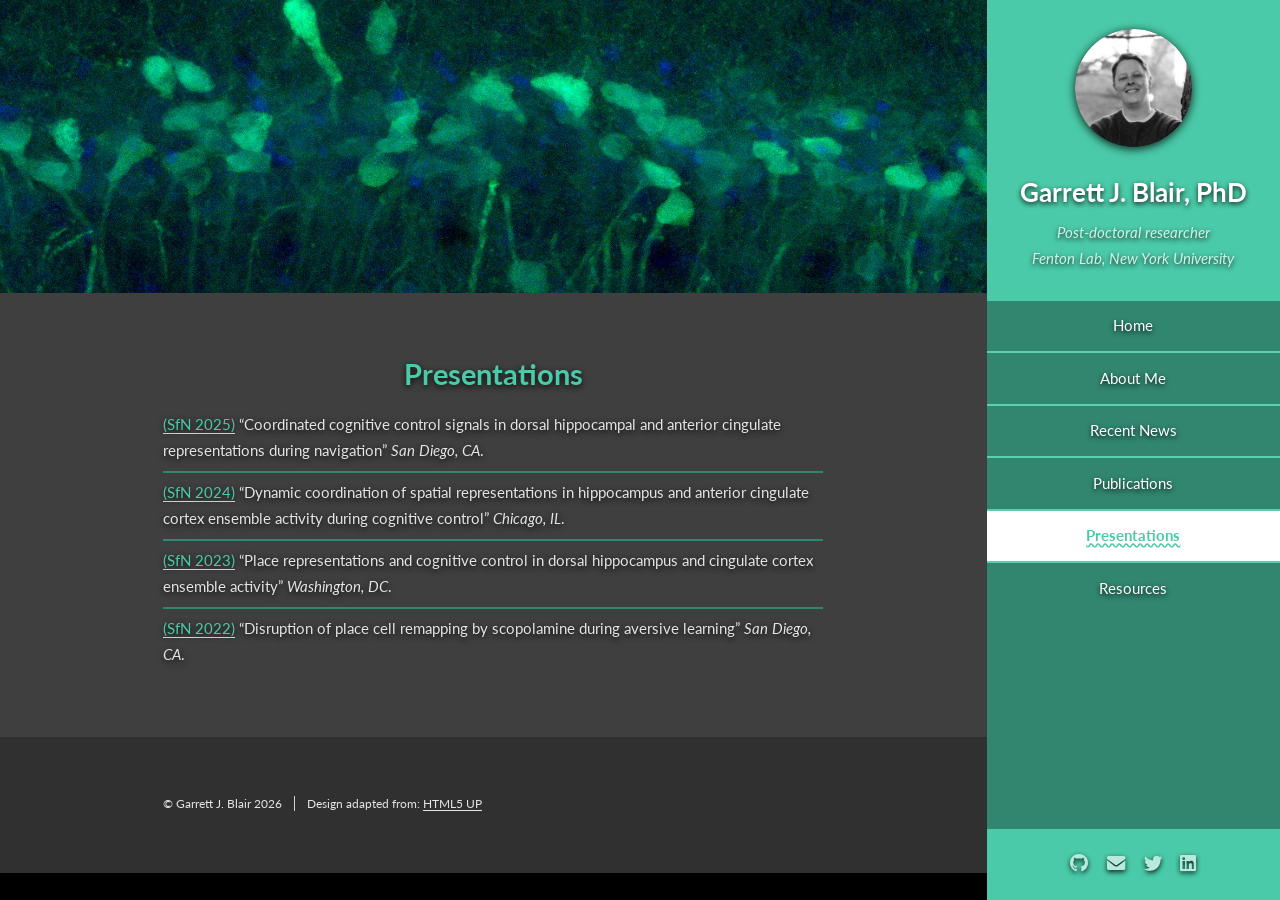
<file: presentations.html>
<!DOCTYPE HTML>
<!--
	Read Only by HTML5 UP
	html5up.net | @ajlkn
	Free for personal and commercial use under the CCA 3.0 license (html5up.net/license)
-->
<html>
	<head>
		<title>Garrett Blair - Presentations</title>
		<meta charset="utf-8" />
		<meta name="viewport" content="width=device-width, initial-scale=1, user-scalable=no" />
		<link rel="shortcut icon" type="image/png" href="images/favs/favicon.png" />
		<link rel="stylesheet" href="assets/css/main.css" />
		<script async src="https://www.googletagmanager.com/gtag/js?id=G-YWKSNGBS6G"></script>
		<script>
			window.dataLayer = window.dataLayer || [];
			function gtag() { dataLayer.push(arguments); }
			gtag('js', new Date());
			gtag('config', 'G-YWKSNGBS6G');
		</script>
		<link rel="stylesheet" href="assets/css/theme.css" />
	</head>
	<body class="is-preload">

		<!-- Header -->
			<section id="header">
				<header>
					<span class="image avatar"><img src="images/gb_centralpark small.jpg" alt="Garrett Blair portrait" /></span>
					<h1 id="logo"><a href="index.html">Garrett J. Blair, PhD</a></h1>
					<p>Post-doctoral researcher<br />
					Fenton Lab, New York University</p>
				</header>
				<nav id="nav">
					<ul>
						<li><a href="index.html">Home</a></li>
						<li><a href="about-me.html">About Me</a></li>
						<li><a href="recent-news.html">Recent News</a></li>
						<li><a href="publications.html">Publications</a></li>
						<li><a href="presentations.html" class="active">Presentations</a></li>
						<li><a href="resources.html">Resources</a></li>
					</ul>
				</nav>
				<footer>
					<ul class="icons">
						<li><a rel="me" href="https://github.com/GarrettBlair" class="icon brands fa-github"><span class="label">Github</span></a></li>
						<li><a rel="me" href="mailto:garrett.blair@nyu.edu" class="icon solid fa-envelope"><span class="label">Email</span></a></li>
						<li><a rel="me" href="https://bsky.app/profile/garrettblair.bsky.social" class="icon brands fa-twitter"><span class="label">Bluesky</span></a></li>
						<li><a rel="me" href="https://www.linkedin.com/in/garrett-blair-98323949/" class="icon brands fa-linkedin"><span class="label">LinkedIn</span></a></li>
					</ul>
				</footer>
			</section>

		<!-- Wrapper -->
			<div id="wrapper">
				<!-- Main -->
					<div id="main">
						<section id="four">
							<div class="image main" data-position="center">
								<img src="images/bg_mobile.jpg" alt="pretty histo image" />
							</div>
							<div class="container">
								<h2 style="text-align: center;">Presentations</h2>
								<ul class="alt">
									<li><a target="_blank" href="images/fulls/SfN2025.png">(SfN 2025)</a> “Coordinated cognitive control signals in dorsal hippocampal and anterior cingulate representations during navigation” <em>San Diego, CA</em>.</li>
									<li><a target="_blank" href="images/fulls/SfN2024.png">(SfN 2024)</a> “Dynamic coordination of spatial representations in hippocampus and anterior cingulate cortex ensemble activity during cognitive control” <em>Chicago, IL</em>.</li>
									<li><a target="_blank" href="images/fulls/SfN2023.png">(SfN 2023)</a> “Place representations and cognitive control in dorsal hippocampus and cingulate cortex ensemble activity” <em>Washington, DC</em>.</li>
									<li><a target="_blank" href="images/fulls/SfN2022.png">(SfN 2022)</a> “Disruption of place cell remapping by scopolamine during aversive learning” <em>San Diego, CA</em>.</li>
								</ul>
							</div>
						</section>
					</div>
				<!-- Footer -->
					<section id="footer">
						<div class="container">
							<ul class="copyright">
								<li>&copy; <a href="images/fulls/dance_af.gif" target="_blank" class="easter-egg">Garrett J. Blair 2026</a></li><li>Design adapted from: <a href="http://html5up.net">HTML5 UP</a></li>
							</ul>
						</div>
					</section>
			</div>
		<!-- Scripts -->
			<script src="assets/js/jquery.min.js"></script>
			<script src="assets/js/jquery.scrollex.min.js"></script>
			<script src="assets/js/jquery.scrolly.min.js"></script>
			<script src="assets/js/browser.min.js"></script>
			<script src="assets/js/breakpoints.min.js"></script>
			<script src="assets/js/util.js"></script>
			<script src="assets/js/main.js"></script>

	</body>
</html>
</file>
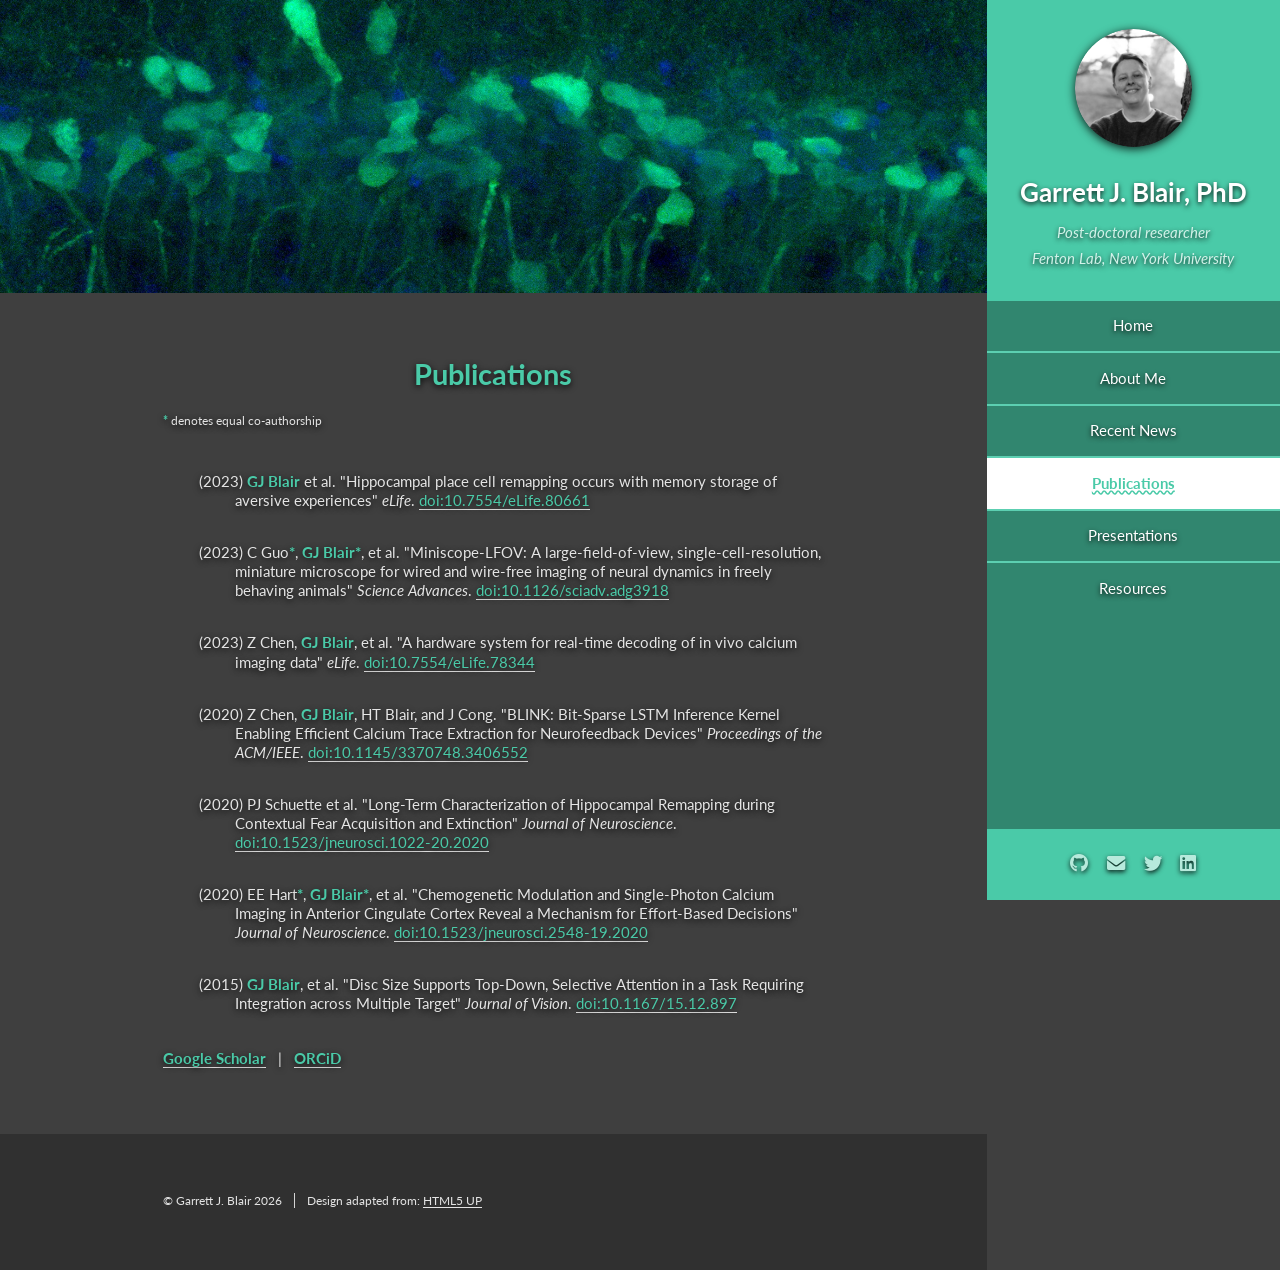
<file: publications.html>
<!DOCTYPE HTML>
<!--
	Read Only by HTML5 UP
	html5up.net | @ajlkn
	Free for personal and commercial use under the CCA 3.0 license (html5up.net/license)
-->
<html>
	<head>
		<title>Garrett Blair - Publications</title>
		<meta charset="utf-8" />
		<meta name="viewport" content="width=device-width, initial-scale=1, user-scalable=no" />
		<link rel="shortcut icon" type="image/png" href="images/favs/favicon.png" />
		<link rel="stylesheet" href="assets/css/main.css" />
		<script async src="https://www.googletagmanager.com/gtag/js?id=G-YWKSNGBS6G"></script>
		<script>
			window.dataLayer = window.dataLayer || [];
			function gtag() { dataLayer.push(arguments); }
			gtag('js', new Date());
			gtag('config', 'G-YWKSNGBS6G');
		</script>
		<link rel="stylesheet" href="assets/css/theme.css" />
	</head>
	<body class="is-preload">

		<!-- Header -->
			<section id="header">
				<header>
					<span class="image avatar"><img src="images/gb_centralpark small.jpg" alt="Garrett Blair portrait" /></span>
					<h1 id="logo"><a href="index.html">Garrett J. Blair, PhD</a></h1>
					<p>Post-doctoral researcher<br />
					Fenton Lab, New York University</p>
				</header>
				<nav id="nav">
					<ul>
						<li><a href="index.html">Home</a></li>
						<li><a href="about-me.html">About Me</a></li>
						<li><a href="recent-news.html">Recent News</a></li>
						<li><a href="publications.html" class="active">Publications</a></li>
						<li><a href="presentations.html">Presentations</a></li>
						<li><a href="resources.html">Resources</a></li>
					</ul>
				</nav>
				<footer>
					<ul class="icons">
						<li><a rel="me" href="https://github.com/GarrettBlair" class="icon brands fa-github"><span class="label">Github</span></a></li>
						<li><a rel="me" href="mailto:garrett.blair@nyu.edu" class="icon solid fa-envelope"><span class="label">Email</span></a></li>
						<li><a rel="me" href="https://bsky.app/profile/garrettblair.bsky.social" class="icon brands fa-twitter"><span class="label">Bluesky</span></a></li>
						<li><a rel="me" href="https://www.linkedin.com/in/garrett-blair-98323949/" class="icon brands fa-linkedin"><span class="label">LinkedIn</span></a></li>
					</ul>
				</footer>
			</section>

		<!-- Wrapper -->
			<div id="wrapper">
				<!-- Main -->
					<div id="main">
						<section id="three">
							<div class="image main" data-position="center">
								<img src="images/bg_mobile.jpg" alt="pretty histo image" />
							</div>
							<div class="container">
								<h2 style="text-align: center;">Publications</h2>
								<p><sup><b>*</b> denotes equal co-authorship</sup></p>
								<div class="hangingindent">
									<p class="hangingindent">(2023) <b>GJ Blair</b> et al. "Hippocampal place cell remapping occurs with memory storage of aversive experiences" <em>eLife</em>. <a target="_blank" href="https://doi.org/10.7554/eLife.80661">doi:10.7554/eLife.80661</a></p>
									<p class="hangingindent">(2023) C Guo<b>*</b>, <b>GJ Blair*</b>, et al. "Miniscope-LFOV: A large-field-of-view, single-cell-resolution, miniature microscope for wired and wire-free imaging of neural dynamics in freely behaving animals" <em>Science Advances</em>. <a target="_blank" href="https://doi.org/10.1126/sciadv.adg3918">doi:10.1126/sciadv.adg3918</a></p>
									<p class="hangingindent">(2023) Z Chen, <b>GJ Blair</b>, et al. "A hardware system for real-time decoding of in vivo calcium imaging data" <em>eLife</em>. <a target="_blank" href="https://doi.org/10.7554/eLife.78344">doi:10.7554/eLife.78344</a></p>
									<p class="hangingindent">(2020) Z Chen, <b>GJ Blair</b>, HT Blair, and J Cong. "BLINK: Bit-Sparse LSTM Inference Kernel Enabling Efficient Calcium Trace Extraction for Neurofeedback Devices" <em>Proceedings of the ACM/IEEE</em>. <a target="_blank" href="https://doi.org/10.1145/3370748.3406552">doi:10.1145/3370748.3406552</a></p>
									<p class="hangingindent">(2020) PJ Schuette et al. "Long-Term Characterization of Hippocampal Remapping during Contextual Fear Acquisition and Extinction" <em>Journal of Neuroscience</em>. <a target="_blank" href="https://doi.org/10.1523/jneurosci.1022-20.2020">doi:10.1523/jneurosci.1022-20.2020</a></p>
									<p class="hangingindent">(2020) EE Hart<b>*</b>, <b>GJ Blair*</b>, et al. "Chemogenetic Modulation and Single-Photon Calcium Imaging in Anterior Cingulate Cortex Reveal a Mechanism for Effort-Based Decisions" <em>Journal of Neuroscience</em>. <a target="_blank" href="https://doi.org/10.1523/jneurosci.2548-19.2020">doi:10.1523/jneurosci.2548-19.2020</a></p>
									<p class="hangingindent">(2015) <b>GJ Blair</b>, et al. "Disc Size Supports Top-Down, Selective Attention in a Task Requiring Integration across Multiple Target" <em>Journal of Vision</em>. <a target="_blank" href="https://doi.org/10.1167/15.12.897">doi:10.1167/15.12.897</a></p>
								</div>
								<p>
									<a target="_blank" href="https://scholar.google.com/citations?hl=en&user=xh8QoIEAAAAJ&view_op=list_works&authuser=1&sortby=pubdate"><b>Google Scholar</b></a>
									&nbsp;&nbsp;|&nbsp;&nbsp;
									<a target="_blank" href="https://orcid.org/0000-0003-2724-8914"><b>ORCiD</b></a>
								</p>
							</div>
						</section>
					</div>
				<!-- Footer -->
					<section id="footer">
						<div class="container">
							<ul class="copyright">
                                <li>&copy; <a href="images/fulls/dance_af.gif" target="_blank" class="easter-egg">Garrett J. Blair 2026</a></li><li>Design adapted from: <a href="http://html5up.net">HTML5 UP</a></li>
							</ul>
						</div>
					</section>
			</div>
		<!-- Scripts -->
			<script src="assets/js/jquery.min.js"></script>
			<script src="assets/js/jquery.scrollex.min.js"></script>
			<script src="assets/js/jquery.scrolly.min.js"></script>
			<script src="assets/js/browser.min.js"></script>
			<script src="assets/js/breakpoints.min.js"></script>
			<script src="assets/js/util.js"></script>
			<script src="assets/js/main.js"></script>

	</body>
</html>
</file>
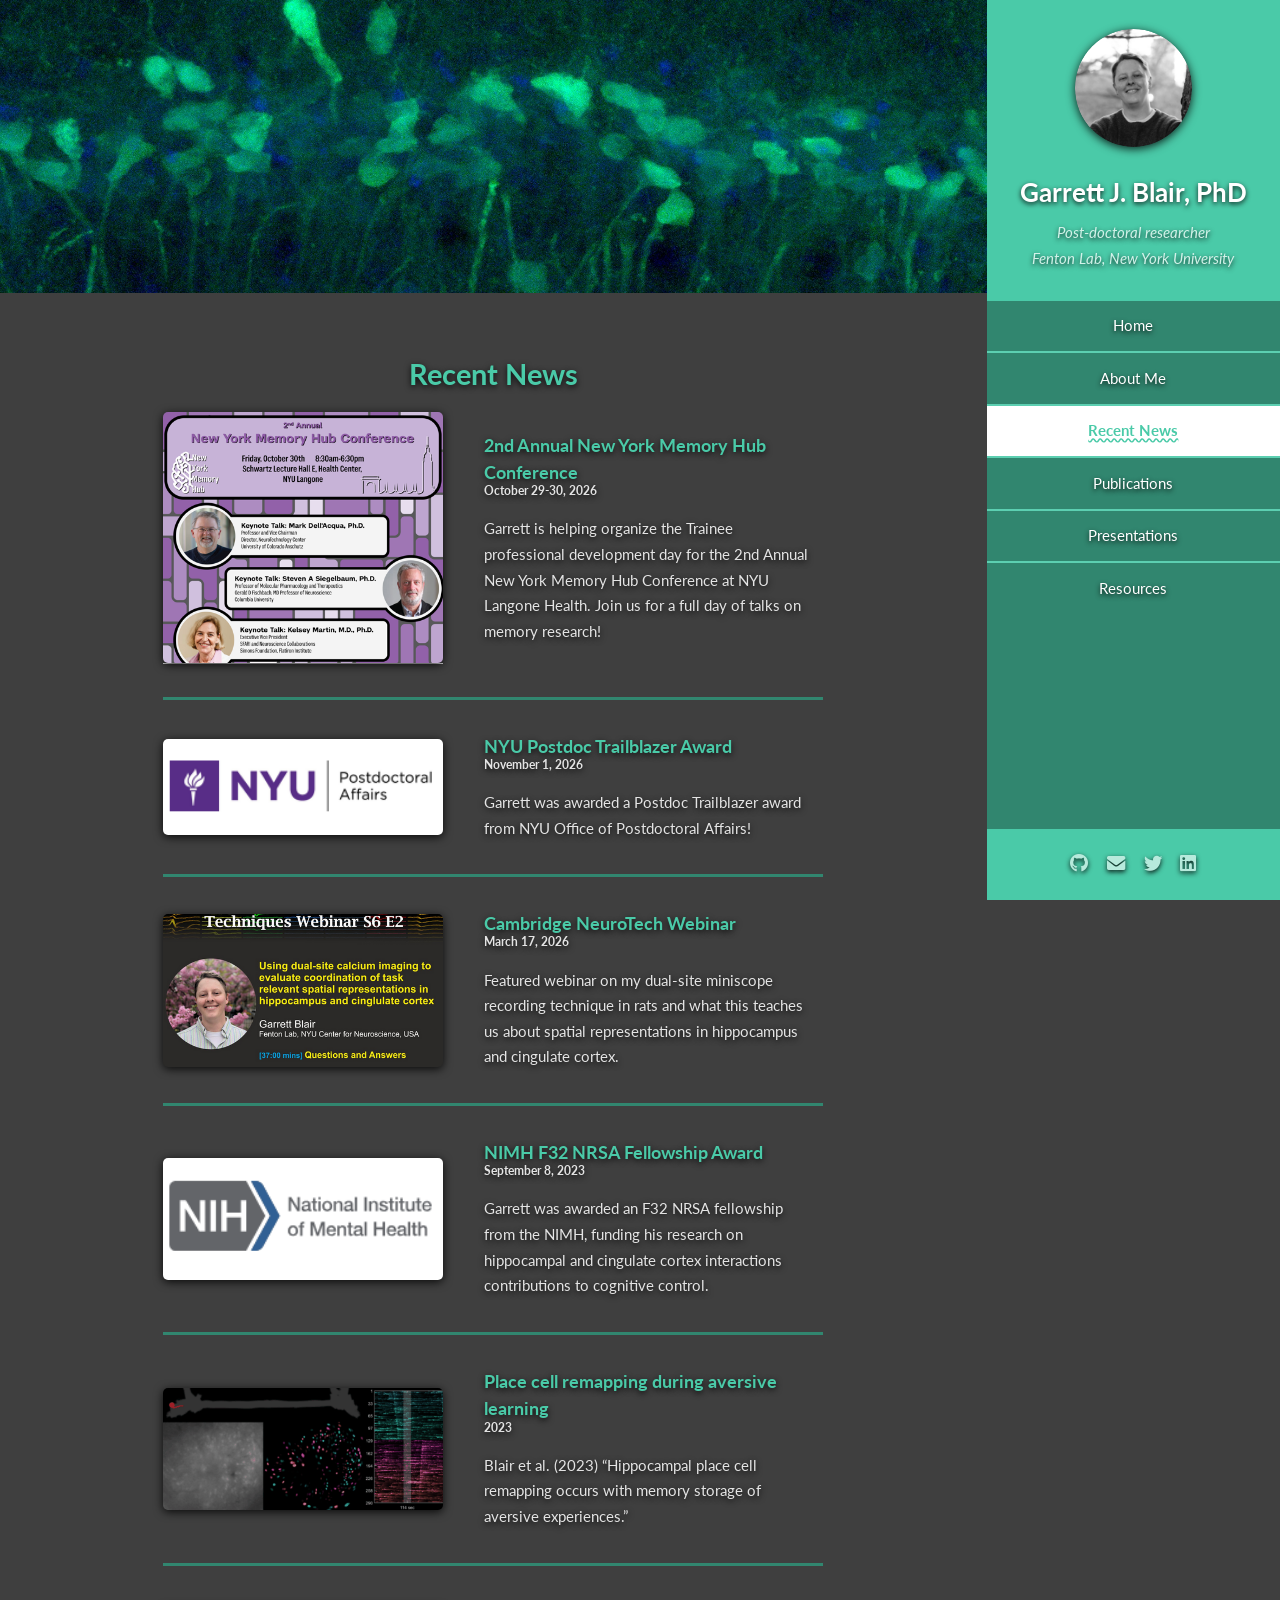
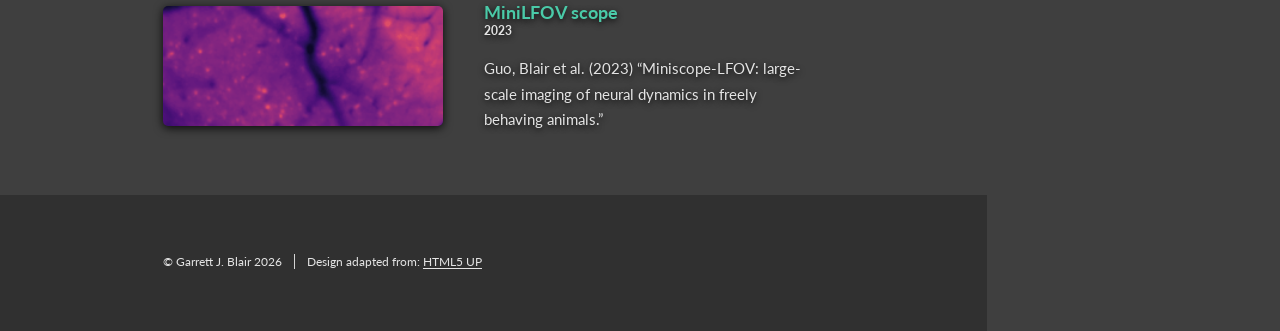
<file: recent-news.html>
<!DOCTYPE HTML>
<!--
	Read Only by HTML5 UP
	html5up.net | @ajlkn
	Free for personal and commercial use under the CCA 3.0 license (html5up.net/license)
-->
<html>
	<head>
		<title>Garrett Blair - Recent News</title>
		<meta charset="utf-8" />
		<meta name="viewport" content="width=device-width, initial-scale=1, user-scalable=no" />
		<link rel="shortcut icon" type="image/png" href="images/favs/favicon.png" />
		<link rel="stylesheet" href="assets/css/main.css" />
		<script async src="https://www.googletagmanager.com/gtag/js?id=G-YWKSNGBS6G"></script>
		<script>
			window.dataLayer = window.dataLayer || [];
			function gtag() { dataLayer.push(arguments); }
			gtag('js', new Date());
			gtag('config', 'G-YWKSNGBS6G');
		</script>
		<link rel="stylesheet" href="assets/css/theme.css" />
	</head>
	<body class="is-preload">

		<!-- Header -->
			<section id="header">
				<header>
					<span class="image avatar"><img src="images/gb_centralpark small.jpg" alt="Garrett Blair portrait" /></span>
					<h1 id="logo"><a href="index.html">Garrett J. Blair, PhD</a></h1>
					<p>Post-doctoral researcher<br />
					Fenton Lab, New York University</p>
				</header>
				<nav id="nav">
					<ul>
						<li><a href="index.html">Home</a></li>
						<li><a href="about-me.html">About Me</a></li>
						<li><a href="recent-news.html" class="active">Recent News</a></li>
						<li><a href="publications.html">Publications</a></li>
						<li><a href="presentations.html">Presentations</a></li>
						<li><a href="resources.html">Resources</a></li>
					</ul>
				</nav>
				<footer>
					<ul class="icons">
						<li><a rel="me" href="https://github.com/GarrettBlair" class="icon brands fa-github"><span class="label">Github</span></a></li>
						<li><a rel="me" href="mailto:garrett.blair@nyu.edu" class="icon solid fa-envelope"><span class="label">Email</span></a></li>
						<li><a rel="me" href="https://bsky.app/profile/garrettblair.bsky.social" class="icon brands fa-twitter"><span class="label">Bluesky</span></a></li>
						<li><a rel="me" href="https://www.linkedin.com/in/garrett-blair-98323949/" class="icon brands fa-linkedin"><span class="label">LinkedIn</span></a></li>
					</ul>
				</footer>
			</section>

		<!-- Wrapper -->
			<div id="wrapper">
				<!-- Main -->
					<div id="main">
						<section id="two">
							<div class="image main" data-position="center">
								<img src="images/bg_mobile.jpg" alt="pretty histo image" />
							</div>
							<div class="container">
								<h2 style="text-align: center;">Recent News</h2>
								<div class="features">
									<article>
										<div class="image poster-images">
											<a target="_blank" rel="noopener noreferrer" href="images/fulls/MemHub%202026%20poster.png"><img src="images/thumbs/memhub2026_thumb.png" alt="Full-day poster for the 2nd Annual New York Memory Hub Conference" /></a>
											<!-- <a target="_blank" rel="noopener noreferrer" href="images/fulls/MemHub%202026%20trainee%20day%20poster%20final.png"><img src="images/thumbs/memhub2026_trainee_thumb.png" alt="Trainee Day poster for the New York Memory Hub" /></a> -->
										</div>
										<div class="inner">
											<h4><a target="_blank" rel="noopener noreferrer" href="https://www.eventbrite.com/e/memory-hub-annual-symposium-nyu-langone-health-tickets-1999054897010">2nd Annual New York Memory Hub Conference</a></h4>
											<p class="date">October 29-30, 2026</p>
											<p>Garrett is helping organize the Trainee professional development day for the 2nd Annual New York Memory Hub Conference at NYU Langone Health. Join us for a full day of talks on memory research!</p>
										</div> <p></p>
									</article>
									<article>
										<a target="_blank" href="https://www.nyu.edu/research/resources-and-support-offices/postdoctoral-affairs.html" class="image"><img src="images/thumbs/OPA.png" alt="NIMH F32 NRSA Fellowship Award" /></a>
										<div class="inner">
											<h4><a target="_blank" href="https://www.nyu.edu/research/resources-and-support-offices/postdoctoral-affairs.html">NYU Postdoc Trailblazer Award</a></h4>
											<p class="date">November 1, 2026</p>
											<p>Garrett was awarded a Postdoc Trailblazer award from NYU Office of Postdoctoral Affairs!</p>
										</div> <p></p>
									</article>
									<article>
										<a target="_blank" href="https://neurons.cambridgeneurotech.com/webinars/s6e2" class="image"><img src="images/thumbs/CNT_webinar.png" alt="Cambeidge Neuro link" /></a>
										<div class="inner">
											<h4><a target="_blank" href="https://neurons.cambridgeneurotech.com/webinars/s6e2">Cambridge NeuroTech Webinar</a></h4>
											<p class="date">March 17, 2026</p>
											<p>Featured webinar on my dual-site miniscope recording technique in rats and what this teaches us about spatial representations in hippocampus and cingulate cortex.</p>
										</div> <p></p>
									</article>
									<article>
										<a target="_blank" href="https://reporter.nih.gov/search/H2fOeGnAIU-FCxfvUIRiIA/projects" class="image"><img src="images/thumbs/nimh.png" alt="NIMH F32 NRSA Fellowship Award" /></a>
										<div class="inner">
											<h4><a target="_blank" href="https://reporter.nih.gov/search/H2fOeGnAIU-FCxfvUIRiIA/projects">NIMH F32 NRSA Fellowship Award</a></h4>
											<p class="date">September 8, 2023</p>
											<p>Garrett was awarded an F32 NRSA fellowship from the NIMH, funding his research on hippocampal and cingulate cortex interactions contributions to cognitive control.</p>
										</div> <p></p>
									</article>
									<article>
										<a target="_blank" href="https://doi.org/10.7554/eLife.80661" class="image"><img src="images/thumbs/Blair2022_demo.gif" alt="Place cell remapping" /></a>
										<div class="inner">
											<h4><a target="_blank" href="https://doi.org/10.7554/eLife.80661">Place cell remapping during aversive learning</a></h4>
											<p class="date">2023</p>
											<p>Blair et al. (2023) “Hippocampal place cell remapping occurs with memory storage of aversive experiences.”</p>
										</div> <p></p>
									</article>
									<article>
										<a target="_blank" href="https://doi.org/10.1126/sciadv.adg3918" class="image"><img src="images/thumbs/lfov_m2.gif" alt="MiniLFOV scope" /></a>
										<div class="inner">
											<h4><a target="_blank" href="https://doi.org/10.1126/sciadv.adg3918">MiniLFOV scope</a></h4>
											<p class="date">2023</p>
											<p>Guo, Blair et al. (2023) “Miniscope-LFOV: large-scale imaging of neural dynamics in freely behaving animals.”</p>
										</div> <p></p>
									</article>
								</div>
							</div>
						</section>
					</div>
				<!-- Footer -->
					<section id="footer">
						<div class="container">
							<ul class="copyright">
								<li>&copy; <a href="images/fulls/dance_af.gif" target="_blank" class="easter-egg">Garrett J. Blair 2026</a></li><li>Design adapted from: <a href="http://html5up.net">HTML5 UP</a></li>
							</ul>
						</div>
					</section>
			</div>
		<!-- Scripts -->
			<script src="assets/js/jquery.min.js"></script>
			<script src="assets/js/jquery.scrollex.min.js"></script>
			<script src="assets/js/jquery.scrolly.min.js"></script>
			<script src="assets/js/browser.min.js"></script>
			<script src="assets/js/breakpoints.min.js"></script>
			<script src="assets/js/util.js"></script>
			<script src="assets/js/main.js"></script>

	</body>
</html>
</file>
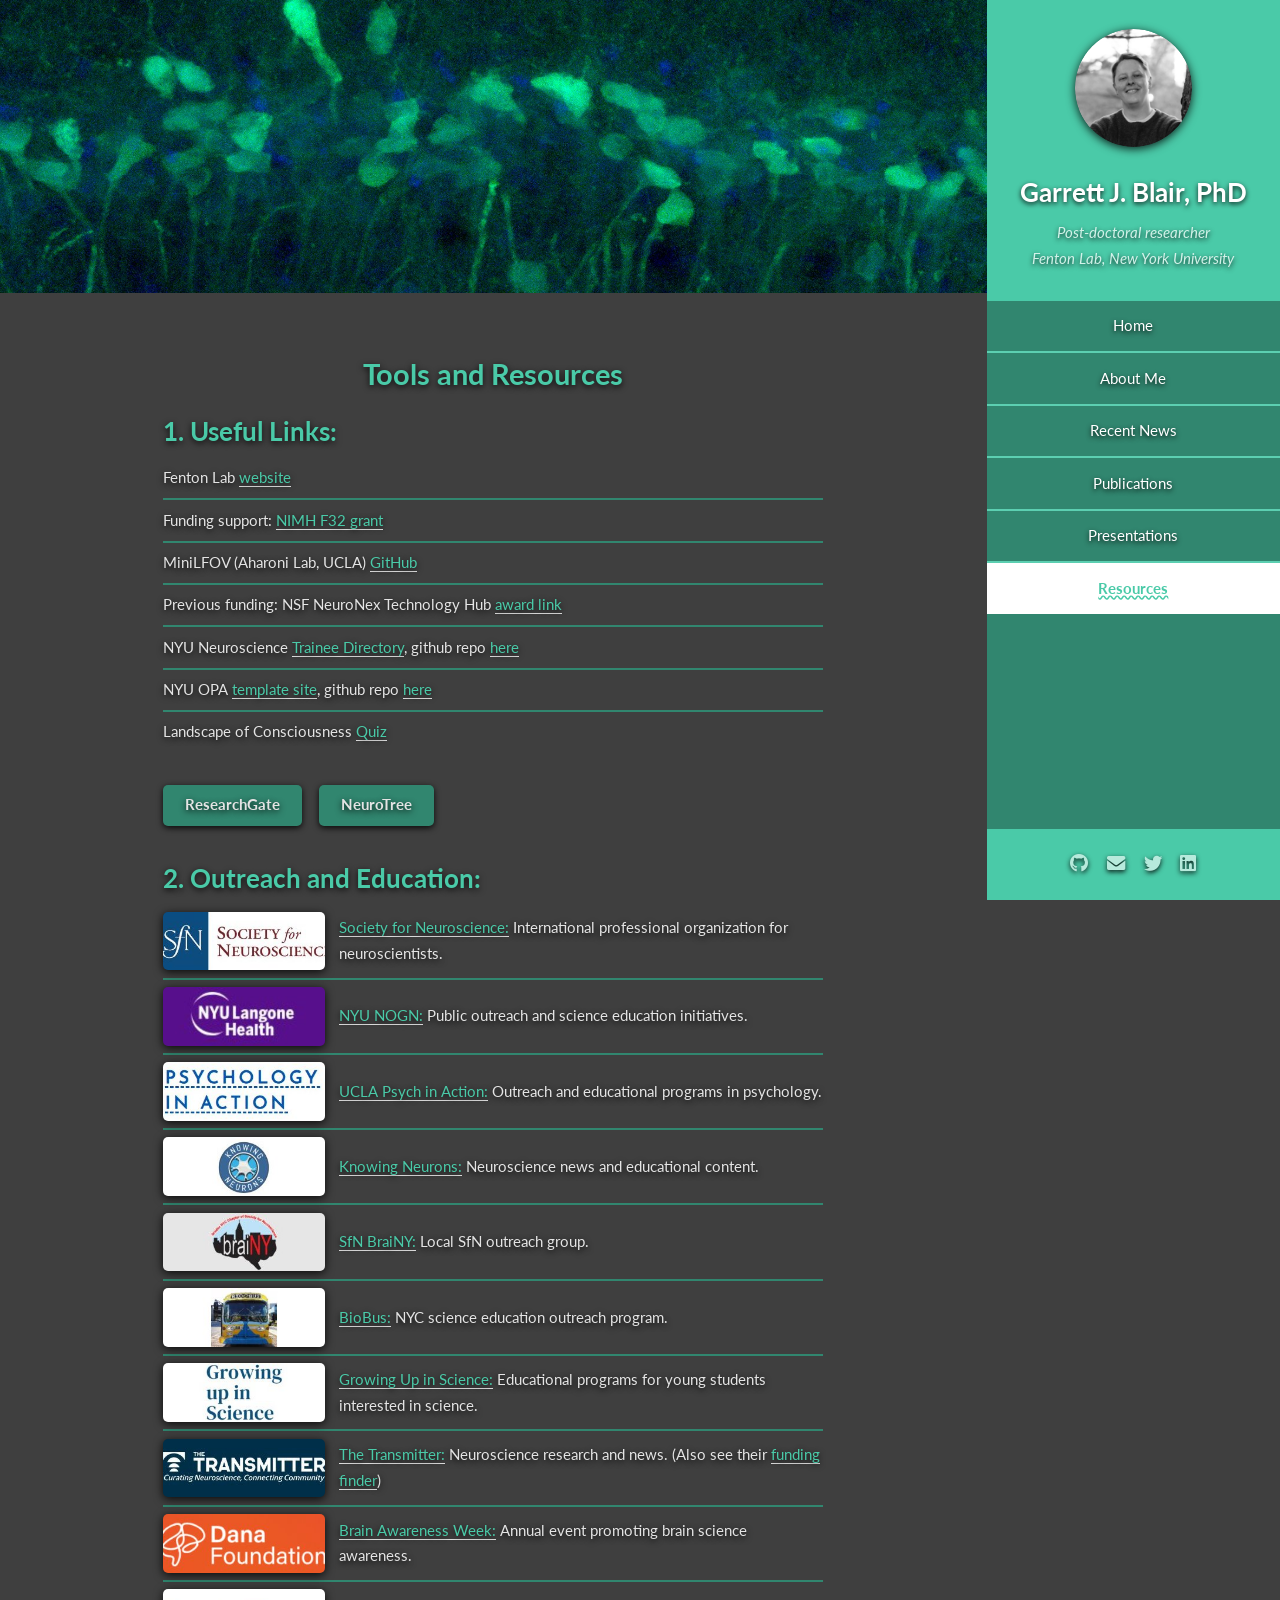
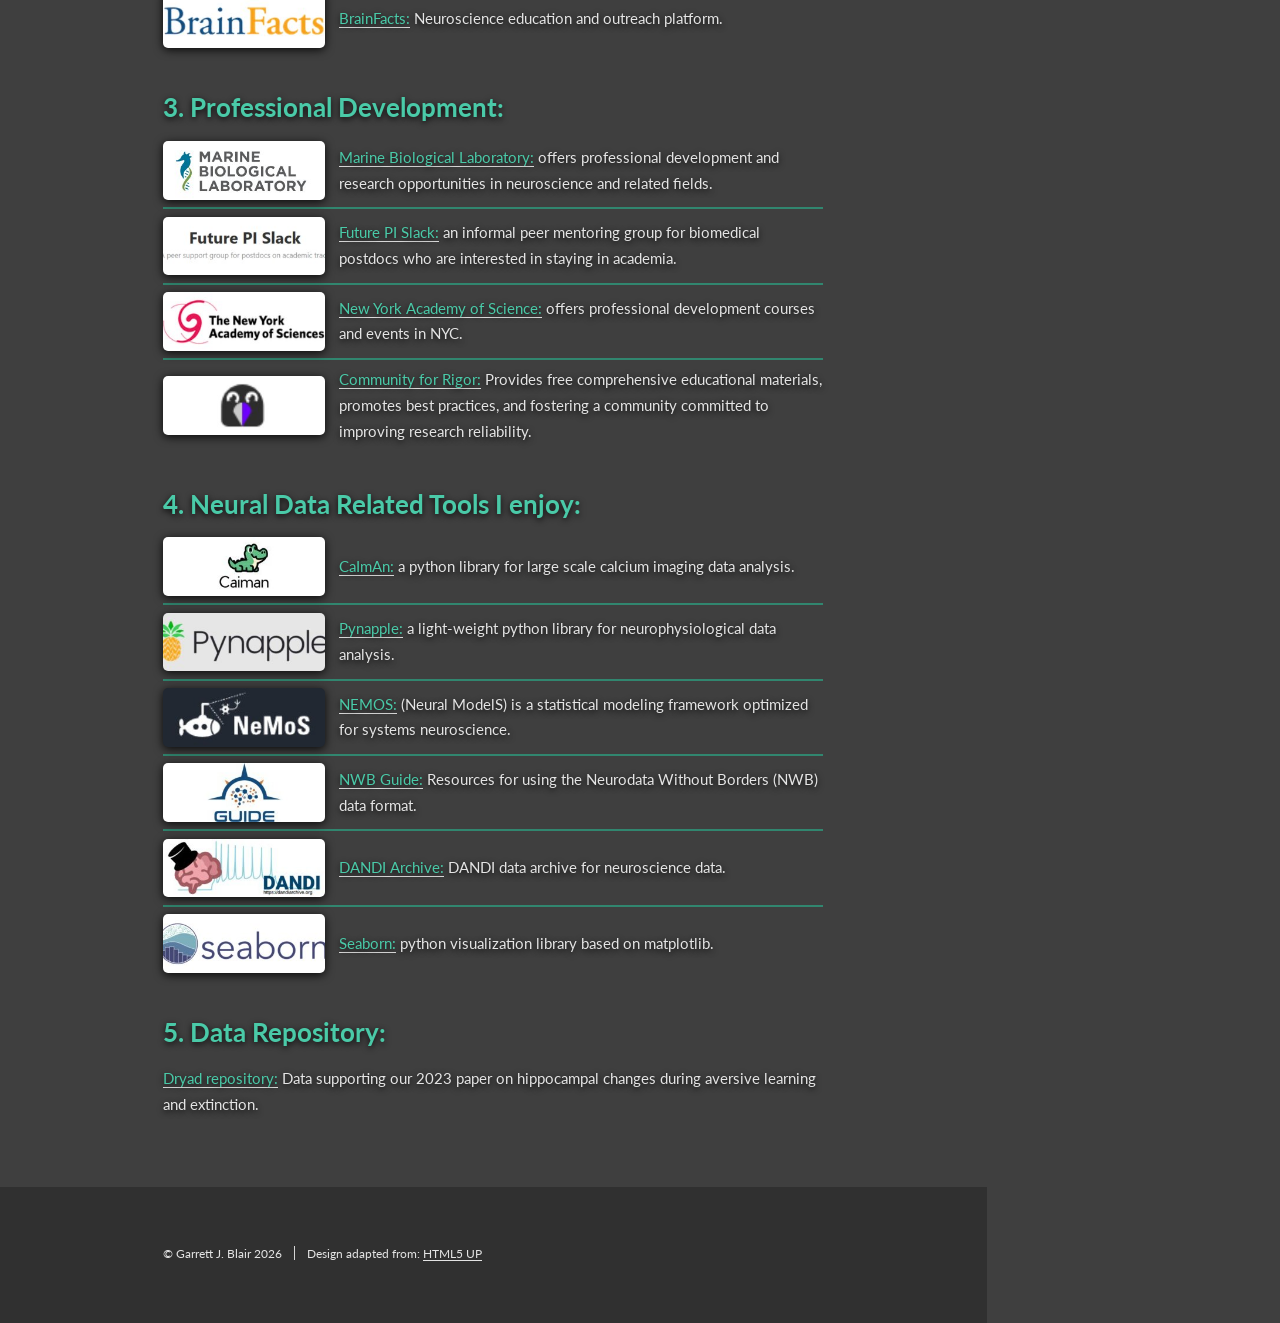
<file: resources.html>
<!DOCTYPE HTML>
<!--
	Read Only by HTML5 UP
	html5up.net | @ajlkn
	Free for personal and commercial use under the CCA 3.0 license (html5up.net/license)
-->
<html>
	<head>
		<title>Garrett Blair - Resources</title>
		<meta charset="utf-8" />
		<meta name="viewport" content="width=device-width, initial-scale=1, user-scalable=no" />
		<link rel="shortcut icon" type="image/png" href="images/favs/favicon.png" />
		<link rel="stylesheet" href="assets/css/main.css" />
		<script async src="https://www.googletagmanager.com/gtag/js?id=G-YWKSNGBS6G"></script>
		<script>
			window.dataLayer = window.dataLayer || [];
			function gtag() { dataLayer.push(arguments); }
			gtag('js', new Date());
			gtag('config', 'G-YWKSNGBS6G');
		</script>
		<link rel="stylesheet" href="assets/css/theme.css" />
	</head>
	<body class="is-preload">

		<!-- Header -->
			<section id="header">
				<header>
					<span class="image avatar"><img src="images/gb_centralpark small.jpg" alt="Garrett Blair portrait" /></span>
					<h1 id="logo"><a href="index.html">Garrett J. Blair, PhD</a></h1>
					<p>Post-doctoral researcher<br />
					Fenton Lab, New York University</p>
				</header>
				<nav id="nav">
					<ul>
						<li><a href="index.html">Home</a></li>
						<li><a href="about-me.html">About Me</a></li>
						<li><a href="recent-news.html">Recent News</a></li>
						<li><a href="publications.html">Publications</a></li>
						<li><a href="presentations.html">Presentations</a></li>
						<li><a href="resources.html" class="active">Resources</a></li>
					</ul>
				</nav>
				<footer>
					<ul class="icons">
						<li><a rel="me" href="https://github.com/GarrettBlair" class="icon brands fa-github"><span class="label">Github</span></a></li>
						<li><a rel="me" href="mailto:garrett.blair@nyu.edu" class="icon solid fa-envelope"><span class="label">Email</span></a></li>
						<li><a rel="me" href="https://bsky.app/profile/garrettblair.bsky.social" class="icon brands fa-twitter"><span class="label">Bluesky</span></a></li>
						<li><a rel="me" href="https://www.linkedin.com/in/garrett-blair-98323949/" class="icon brands fa-linkedin"><span class="label">LinkedIn</span></a></li>
					</ul>
				</footer>
			</section>

		<!-- Wrapper -->
			<div id="wrapper">
				<!-- Main -->
					<div id="main">
						<section id="five">
							<div class="image main" data-position="center">
								<img src="images/bg_mobile.jpg" alt="pretty histo image" />
							</div>
							<div class="container">
								<h2 style="text-align: center;">Tools and Resources</h2>
								<h3>1. Useful Links:</h3>
								<ul class="alt">
									<li>Fenton Lab <a href="http://www.fentonlab.com/">website</a></li>
									<li>Funding support: <a href="https://reporter.nih.gov/search/H2fOeGnAIU-FCxfvUIRiIA/projects">NIMH F32 grant</a></li>
									<li>MiniLFOV (Aharoni Lab, UCLA) <a href="https://github.com/Aharoni-Lab/Miniscope-LFOV">GitHub</a> </li>
									<li>Previous funding: NSF NeuroNex Technology Hub <a href="https://nsf.gov/awardsearch/showAward?AWD_ID=1707408">award link</a></li>
									<li> NYU Neuroscience <a href="https://garrettjblair.com/cns_trainees/trainees.html">Trainee Directory</a>, github repo <a href="https://github.com/GarrettBlair/cns_trainees">here</a></li>
									<li> NYU OPA <a href="https://garrettjblair.com/NYU_OPA/">template site</a>, github repo <a href="https://github.com/GarrettBlair/NYU_OPA">here</a></li>
									<li> Landscape of Consciousness <a href="https://www.jimbo84.com/consciousness-map/">Quiz</a></li>
								</ul>
								<ul class="actions">
                                    <li><a href="https://www.researchgate.net/profile/Garrett-Blair-2" class="button primary">ResearchGate</a></li>
                                    <li><a href="https://neurotree.org/beta/peopleinfo.php?pid=865145" class="button primary">NeuroTree</a></li>
                                </ul>
                                <h3>2. Outreach and Education:</h3>
								<ul class="alt resource-list">
									<li class="resource-item"><img src="images/resources/SfN.jpg" alt="" /><span><a href="https://www.sfn.org/">Society for Neuroscience:</a> International professional organization for neuroscientists.</span></li>
                                    <li class="resource-item"><img src="images/resources/NYU NOGN.jpg" alt="" /><span><a href="https://med.nyu.edu/departments-institutes/neuroscience/our-community/public-outreach-science-education">NYU NOGN:</a> Public outreach and science education initiatives.</span></li>
									<li class="resource-item"><img src="images/resources/Psychology in Action.jpg" alt="" /><span><a href="https://www.psychologyinaction.org/">UCLA Psych in Action:</a> Outreach and educational programs in psychology.</span></li>
									<li class="resource-item"><img src="images/resources/KnowingNeurons.jpg" alt="" /><span><a href="https://knowingneurons.com/">Knowing Neurons:</a> Neuroscience news and educational content.</span></li>
									<li class="resource-item"><img src="images/resources/briaNY.jpg" alt="" /><span><a href="https://www.comebebrainy.com/">SfN BraiNY:</a> Local SfN outreach group.</span></li>
									<li class="resource-item"><img src="images/resources/biobus.jpg" alt="" /><span><a href="https://www.biobus.org/events/">BioBus:</a> NYC science education outreach program.</span></li>
									<li class="resource-item"><img src="images/resources/growingupinscience.jpg" alt="" /><span><a href="https://growingupinscience.org/">Growing Up in Science:</a> Educational programs for young students interested in science.</span></li>
									<li class="resource-item"><img src="images/resources/thetransmitter.jpg" alt="" /><span><a href="https://www.thetransmitter.org/">The Transmitter:</a> Neuroscience research and news. (Also see their <a href="https://www.thetransmitter.org/neuroscience-grants-funding-finder//">funding finder</a>)</span></li>
									<li class="resource-item"><img src="images/resources/dana.jpg" alt="" /><span><a href="https://dana.org/brain-awareness-week/">Brain Awareness Week:</a> Annual event promoting brain science awareness.</span></li>
									<li class="resource-item"><img src="images/resources/brainfacts.jpg" alt="" /><span><a href="https://www.brainfacts.org/">BrainFacts:</a> Neuroscience education and outreach platform.</span></li>
								</ul>
								<h3>3. Professional Development:</h3>
								<ul class="alt resource-list">
									<li class="resource-item"><img src="images/resources/MBL.jpg" alt="" /><span><a href="https://www.mbl.edu/">Marine Biological Laboratory:</a> offers professional development and research opportunities in neuroscience and related fields.</span></li>
									<li class="resource-item"><img src="images/resources/futurePIslack.jpg" alt="" /><span><a href="https://futurepislack.wordpress.com/">Future PI Slack:</a> an informal peer mentoring group for biomedical postdocs who are interested in staying in academia.</span></li>
									<li class="resource-item"><img src="images/resources/nyas.jpg" alt="" /><span><a href="https://www.nyas.org/">New York Academy of Science:</a> offers professional development courses and events in NYC.</span></li>
									<li class="resource-item"><img src="images/resources/c4r.jpg" alt="" /><span><a href="https://www.c4r.io/">Community for Rigor:</a> Provides free comprehensive educational materials, promotes best practices, and fostering a community committed to improving research reliability.</span></li>
								</ul>
								<h3>4. Neural Data Related Tools I enjoy:</h3>
								<ul class="alt resource-list">
									<li class="resource-item"><img src="images/resources/Caiman.jpg" alt="" /><span><a href="https://github.com/flatironinstitute/caiman">CaImAn:</a> a python library for large scale calcium imaging data analysis.</span></li>
									<li class="resource-item"><img src="images/resources/Pynapple.jpg" alt="" /><span><a href="https://pynapple.org/#">Pynapple:</a> a light-weight python library for neurophysiological data analysis.</span></li>
									<li class="resource-item"><img src="images/resources/NeMoS.jpg" alt="" /><span><a href="https://nemos-neuro.org/en/latest/index.html">NEMOS:</a> (Neural ModelS) is a statistical modeling framework optimized for systems neuroscience.</span></li>
									<li class="resource-item"><img src="images/resources/NWB_guide.jpg" alt="" /><span><a href="https://nwb-guide.readthedocs.io/en/stable/">NWB Guide:</a> Resources for using the Neurodata Without Borders (NWB) data format.</span></li>
									<li class="resource-item"><img src="images/resources/DANDI.jpg" alt="" /><span><a href="https://docs.dandiarchive.org/">DANDI Archive:</a> DANDI data archive for neuroscience data.</span></li>
									<li class="resource-item"><img src="images/resources/seaborn.jpg" alt="" /><span><a href="https://seaborn.pydata.org/index.html">Seaborn:</a> python visualization library based on matplotlib.</span></li>
								</ul>
								<h3>5. Data Repository:</h3>
								<ul class="alt">
									<li><a href="https://datadryad.org/dataset/doi:10.5068/D1ZT2S">Dryad repository:</a> Data supporting our 2023 paper on hippocampal changes during aversive learning and extinction.</li>
								</ul>
                            </div>
						</section>
					</div>
				<!-- Footer -->
					<section id="footer">
						<div class="container">
							<ul class="copyright">
								<li>&copy; <a href="images/fulls/dance_af.gif" target="_blank" class="easter-egg">Garrett J. Blair 2026</a></li><li>Design adapted from: <a href="http://html5up.net">HTML5 UP</a></li>
							</ul>
						</div>
					</section>
			</div>
		<!-- Scripts -->
			<script src="assets/js/jquery.min.js"></script>
			<script src="assets/js/jquery.scrollex.min.js"></script>
			<script src="assets/js/jquery.scrolly.min.js"></script>
			<script src="assets/js/browser.min.js"></script>
			<script src="assets/js/breakpoints.min.js"></script>
			<script src="assets/js/util.js"></script>
			<script src="assets/js/main.js"></script>

	</body>
</html>
</file>
<file: assets/css/theme.css>
body { background-color: #000000 !important; }
nav { background-color: #31866f !important; }
#header > nav a,
#header > footer .icons a:before {
	text-shadow: 0 2px 5px rgba(0, 0, 0, 0.85);
}
#header > header {
	text-shadow: 0 2px 5px rgba(0, 0, 0, 0.85);
}
#header > nav ul li a.active {
	text-shadow: 0 2px 7px rgba(0, 0, 0, 0.0);
	font-weight: bold;
	text-decoration: wavy underline;
	text-decoration-color: #4acaa8;
}
#wrapper { background-color: #3f3f3f !important; }
#footer { background-color: #303030 !important; }
body, p, li { color: #e4e4e4; } /* body text */
.button.primary { background-color: #31866f; color: #e4e4e4 !important; }  /* button background/text */
strong, b, a { color: #4acaa8; }  /* bolds */
/* strong, b, a { color: #4acaa8; }  bolds */
h1, h2, h3, h4, h5, h6 { color: #4acaa8; }  /* headings */
ul.alt li, .features article { border-top-color: #31866f !important; }  /* line separators */
a { border-bottom-color: #e4e4e4 !important; }  /* no underline by default */
a:hover {color:#31866f !important; border-bottom-color: #4acaa8 !important; }  /* underline on hover */
#footer .easter-egg, #footer .easter-egg:hover { color: inherit !important; border-bottom-color: transparent !important; cursor: default; }  /* hidden gif link in copyright "." */

.features article .date { color: #e4e4e4; font-size: 0.85em; font-weight: 700; margin: -1.5em 0 1em 0; }  /* Recent News entry dates */

.profile-heading { display: flex; align-items: center; gap: 1em; }
.profile-heading picture { width: 8em; height: 6em; flex: 0 0 auto; overflow: hidden; border-radius: 5px; }
.profile-heading img { width: 100%; height: 100%; object-fit: cover; object-position: center 35%; }
.profile-heading h3 { flex: 1; margin: 0; }

.contact-actions { justify-content: center; }
.contact-actions .button-icon {
	width: 1em;
	height: 1em;
	vertical-align: -0.15em;
	filter: brightness(0) invert(1);
}

.resource-list .resource-item {
	display: grid;
	grid-template-columns: minmax(0, 1fr) minmax(0, 3fr);
	align-items: center;
	gap: 1em;
}
.resource-list .resource-item.no-logo { grid-template-columns: 1fr; }
.resource-list .resource-item img {
	justify-self: center;
	width: 100%;
	height: 4em;
	border-radius: 5px;
	object-fit: cover;
}
/* Main content styles - shadows */
#main {
	text-shadow: 0 2px 6px rgba(0, 0, 0, 0.85);
}

#main .button {
	box-shadow: 0 2px 6px rgba(0, 0, 0, 0.85);
}

#main img:not(.button-icon) {
	filter: drop-shadow(0 2px 5px rgba(0, 0, 0, 0.85));
}

#main .profile-heading img {
	filter: none;
}

.profile-heading picture,
#header .image.avatar {
	filter: drop-shadow(0 2px 5px rgba(0, 0, 0, 0.85));
}

#main .image.main img {
	filter: none;
}

#main .button-icon {
	filter: brightness(0) invert(1) drop-shadow(0 2px 3px rgba(0, 0, 0, 0.85));
}

@media screen and (max-width: 736px) {
	.profile-heading { gap: .5em; }
	.profile-heading picture { width: 4em; height: 6em; }
	.profile-heading img { object-position: center; }
}
</file>
<file: assets/css/main.css>
@import url("fontawesome-all.min.css");
@import url("https://fonts.googleapis.com/css?family=Lato:400,400italic,700,700italic|Source+Code+Pro:400");

/*
	Read Only by HTML5 UP
	html5up.net | @ajlkn
	Free for personal and commercial use under the CCA 3.0 license (html5up.net/license)
*/

html, body, div, span, applet, object,
iframe, h1, h2, h3, h4, h5, h6, p, blockquote,
pre, a, abbr, acronym, address, big, cite,
code, del, dfn, em, img, ins, kbd, q, s, samp,
small, strike, strong, sub, sup, tt, var, b,
u, i, center, dl, dt, dd, ol, ul, li, fieldset,
form, label, legend, table, caption, tbody,
tfoot, thead, tr, th, td, article, aside,
canvas, details, embed, figure, figcaption,
footer, header, hgroup, menu, nav, output, ruby,
section, summary, time, mark, audio, video {
	margin: 0;
	padding: 0;
	border: 0;
	font-size: 100%;
	font: inherit;
	vertical-align: baseline;}

article, aside, details, figcaption, figure,
footer, header, hgroup, menu, nav, section {
	display: block;}

body {
	line-height: 1;
}

ol, ul {
	list-style: none;
}

blockquote, q {
	quotes: none;
}

	blockquote:before, blockquote:after, q:before, q:after {
		content: '';
		content: none;
	}

table {
	border-collapse: collapse;
	border-spacing: 0;
}

body {
	-webkit-text-size-adjust: none;
}

mark {
	background-color: transparent;
	color: inherit;
}

input::-moz-focus-inner {
	border: 0;
	padding: 0;
}

input, select, textarea {
	-moz-appearance: none;
	-webkit-appearance: none;
	-ms-appearance: none;
	appearance: none;
}

/* Basic */

	html {
		box-sizing: border-box;
	}

	*, *:before, *:after {
		box-sizing: inherit;
	}

	body {
		background: #fff;
	}

		body.is-preload *, body.is-preload *:before, body.is-preload *:after {
			-moz-animation: none !important;
			-webkit-animation: none !important;
			-ms-animation: none !important;
			animation: none !important;
			-moz-transition: none !important;
			-webkit-transition: none !important;
			-ms-transition: none !important;
			transition: none !important;
		}

	body, input, select, textarea {
		color: #888;
		font-family: "Lato", sans-serif;
		font-size: 16pt;
		font-weight: 400;
		line-height: 1.75em;
	}

	a {
		-moz-transition: color 0.2s ease-in-out, border-color 0.2s ease-in-out;
		-webkit-transition: color 0.2s ease-in-out, border-color 0.2s ease-in-out;
		-ms-transition: color 0.2s ease-in-out, border-color 0.2s ease-in-out;
		transition: color 0.2s ease-in-out, border-color 0.2s ease-in-out;
		border-bottom: solid 1px #e4e4e4;
		color: inherit;
		text-decoration: none;
	}

		a:hover {
			border-bottom-color: transparent;
			color: #4acaa8 !important;
		}

	strong, b {
		color: #777;
		font-weight: 700;
	}

	em, i {
		font-style: italic;
	}

	p {
		margin: 0 0 2.25em 0;
	}

	h1, h2, h3, h4, h5, h6 {
		color: #777;
		font-weight: 700;
		line-height: 1em;
		margin: 0 0 0.5625em 0;
	}

		h1 a, h2 a, h3 a, h4 a, h5 a, h6 a {
			border: 0;
			color: inherit;
			text-decoration: none;
		}

	h2 {
		font-size: 2em;
		line-height: 1.5em;
	}

	h3 {
		font-size: 1.75em;
		line-height: 1.5em;
	}

	h4 {
		font-size: 1.25em;
		line-height: 1.5em;
	}

	h5 {
		font-size: 0.9em;
		line-height: 1.5em;
	}

	h6 {
		font-size: 0.7em;
		line-height: 1.5em;
	}

	sub {
		font-size: 0.8em;
		position: relative;
		top: 0.5em;
	}

	sup {
		font-size: 0.8em;
		position: relative;
		top: -0.5em;
	}

	hr {
		border: 0;
		border-bottom: solid 2px #f4f4f4;
		margin: 2.25em 0;
	}

		hr.major {
			margin: 3.375em 0;
		}

	blockquote {
		border-left: solid 8px #e4e4e4;
		font-style: italic;
		margin: 0 0 2.25em 0;
		padding: 0.5em 0 0.5em 2em;
	}

	code {
		background: #555;
		border-radius: 5px;
		color: #fff;
		font-family: "Source Code Pro", monospace;
		font-size: 0.9em;
		margin: 0 0.25em;
		padding: 0.25em 0.65em;
	}

	pre {
		font-family: "Source Code Pro", monospace;
		font-size: 0.9em;
		margin: 0 0 2.25em 0;
	}

		pre code {
			-webkit-overflow-scrolling: touch;
			display: block;
			line-height: 1.5em;
			overflow-x: auto;
			padding: 1em 1.5em;
		}

	.align-left {
		text-align: left;
	}

	.align-center {
		text-align: center;
	}

	.align-right {
		text-align: right;
	}

/* Row */

	.row {
		display: flex;
		flex-wrap: wrap;
		box-sizing: border-box;
		align-items: stretch;
	}

		.row > * {
			box-sizing: border-box;
		}

		.row.gtr-uniform > * > :last-child {
			margin-bottom: 0;
		}

		.row.aln-left {
			justify-content: flex-start;
		}

		.row.aln-center {
			justify-content: center;
		}

		.row.aln-right {
			justify-content: flex-end;
		}

		.row.aln-top {
			align-items: flex-start;
		}

		.row.aln-middle {
			align-items: center;
		}

		.row.aln-bottom {
			align-items: flex-end;
		}

		.row > .imp {
			order: -1;
		}

		.row > .col-1 {
			width: 8.33333%;
		}

		.row > .off-1 {
			margin-left: 8.33333%;
		}

		.row > .col-2 {
			width: 16.66667%;
		}

		.row > .off-2 {
			margin-left: 16.66667%;
		}

		.row > .col-3 {
			width: 25%;
		}

		.row > .off-3 {
			margin-left: 25%;
		}

		.row > .col-4 {
			width: 33.33333%;
		}

		.row > .off-4 {
			margin-left: 33.33333%;
		}

		.row > .col-5 {
			width: 41.66667%;
		}

		.row > .off-5 {
			margin-left: 41.66667%;
		}

		.row > .col-6 {
			width: 50%;
		}

		.row > .off-6 {
			margin-left: 50%;
		}

		.row > .col-7 {
			width: 58.33333%;
		}

		.row > .off-7 {
			margin-left: 58.33333%;
		}

		.row > .col-8 {
			width: 66.66667%;
		}

		.row > .off-8 {
			margin-left: 66.66667%;
		}

		.row > .col-9 {
			width: 75%;
		}

		.row > .off-9 {
			margin-left: 75%;
		}

		.row > .col-10 {
			width: 83.33333%;
		}

		.row > .off-10 {
			margin-left: 83.33333%;
		}

		.row > .col-11 {
			width: 91.66667%;
		}

		.row > .off-11 {
			margin-left: 91.66667%;
		}

		.row > .col-12 {
			width: 100%;
		}

		.row > .off-12 {
			margin-left: 100%;
		}

		.row.gtr-0 {
			margin-top: 0;
			margin-left: 0em;
		}

			.row.gtr-0 > * {
				padding: 0 0 0 0em;
			}

			.row.gtr-0.gtr-uniform {
				margin-top: 0em;
			}

				.row.gtr-0.gtr-uniform > * {
					padding-top: 0em;
				}

		.row.gtr-25 {
			margin-top: 0;
			margin-left: -0.5em;
		}

			.row.gtr-25 > * {
				padding: 0 0 0 0.5em;
			}

			.row.gtr-25.gtr-uniform {
				margin-top: -0.5em;
			}

				.row.gtr-25.gtr-uniform > * {
					padding-top: 0.5em;
				}

		.row.gtr-50 {
			margin-top: 0;
			margin-left: -1em;
		}

			.row.gtr-50 > * {
				padding: 0 0 0 1em;
			}

			.row.gtr-50.gtr-uniform {
				margin-top: -1em;
			}

				.row.gtr-50.gtr-uniform > * {
					padding-top: 1em;
				}

		.row {
			margin-top: 0;
			margin-left: -2em;
		}

			.row > * {
				padding: 0 0 0 2em;
			}

			.row.gtr-uniform {
				margin-top: -2em;
			}

				.row.gtr-uniform > * {
					padding-top: 2em;
				}

		.row.gtr-150 {
			margin-top: 0;
			margin-left: -3em;
		}

			.row.gtr-150 > * {
				padding: 0 0 0 3em;
			}

			.row.gtr-150.gtr-uniform {
				margin-top: -3em;
			}

				.row.gtr-150.gtr-uniform > * {
					padding-top: 3em;
				}

		.row.gtr-200 {
			margin-top: 0;
			margin-left: -4em;
		}

			.row.gtr-200 > * {
				padding: 0 0 0 4em;
			}

			.row.gtr-200.gtr-uniform {
				margin-top: -4em;
			}

				.row.gtr-200.gtr-uniform > * {
					padding-top: 4em;
				}

		@media screen and (max-width: 1680px) {

			.row {
				display: flex;
				flex-wrap: wrap;
				box-sizing: border-box;
				align-items: stretch;
			}

				.row > * {
					box-sizing: border-box;
				}

				.row.gtr-uniform > * > :last-child {
					margin-bottom: 0;
				}

				.row.aln-left {
					justify-content: flex-start;
				}

				.row.aln-center {
					justify-content: center;
				}

				.row.aln-right {
					justify-content: flex-end;
				}

				.row.aln-top {
					align-items: flex-start;
				}

				.row.aln-middle {
					align-items: center;
				}

				.row.aln-bottom {
					align-items: flex-end;
				}

				.row > .imp-xlarge {
					order: -1;
				}

				.row > .col-1-xlarge {
					width: 8.33333%;
				}

				.row > .off-1-xlarge {
					margin-left: 8.33333%;
				}

				.row > .col-2-xlarge {
					width: 16.66667%;
				}

				.row > .off-2-xlarge {
					margin-left: 16.66667%;
				}

				.row > .col-3-xlarge {
					width: 25%;
				}

				.row > .off-3-xlarge {
					margin-left: 25%;
				}

				.row > .col-4-xlarge {
					width: 33.33333%;
				}

				.row > .off-4-xlarge {
					margin-left: 33.33333%;
				}

				.row > .col-5-xlarge {
					width: 41.66667%;
				}

				.row > .off-5-xlarge {
					margin-left: 41.66667%;
				}

				.row > .col-6-xlarge {
					width: 50%;
				}

				.row > .off-6-xlarge {
					margin-left: 50%;
				}

				.row > .col-7-xlarge {
					width: 58.33333%;
				}

				.row > .off-7-xlarge {
					margin-left: 58.33333%;
				}

				.row > .col-8-xlarge {
					width: 66.66667%;
				}

				.row > .off-8-xlarge {
					margin-left: 66.66667%;
				}

				.row > .col-9-xlarge {
					width: 75%;
				}

				.row > .off-9-xlarge {
					margin-left: 75%;
				}

				.row > .col-10-xlarge {
					width: 83.33333%;
				}

				.row > .off-10-xlarge {
					margin-left: 83.33333%;
				}

				.row > .col-11-xlarge {
					width: 91.66667%;
				}

				.row > .off-11-xlarge {
					margin-left: 91.66667%;
				}

				.row > .col-12-xlarge {
					width: 100%;
				}

				.row > .off-12-xlarge {
					margin-left: 100%;
				}

				.row.gtr-0 {
					margin-top: 0;
					margin-left: 0em;
				}

					.row.gtr-0 > * {
						padding: 0 0 0 0em;
					}

					.row.gtr-0.gtr-uniform {
						margin-top: 0em;
					}

						.row.gtr-0.gtr-uniform > * {
							padding-top: 0em;
						}

				.row.gtr-25 {
					margin-top: 0;
					margin-left: -0.5em;
				}

					.row.gtr-25 > * {
						padding: 0 0 0 0.5em;
					}

					.row.gtr-25.gtr-uniform {
						margin-top: -0.5em;
					}

						.row.gtr-25.gtr-uniform > * {
							padding-top: 0.5em;
						}

				.row.gtr-50 {
					margin-top: 0;
					margin-left: -1em;
				}

					.row.gtr-50 > * {
						padding: 0 0 0 1em;
					}

					.row.gtr-50.gtr-uniform {
						margin-top: -1em;
					}

						.row.gtr-50.gtr-uniform > * {
							padding-top: 1em;
						}

				.row {
					margin-top: 0;
					margin-left: -2em;
				}

					.row > * {
						padding: 0 0 0 2em;
					}

					.row.gtr-uniform {
						margin-top: -2em;
					}

						.row.gtr-uniform > * {
							padding-top: 2em;
						}

				.row.gtr-150 {
					margin-top: 0;
					margin-left: -3em;
				}

					.row.gtr-150 > * {
						padding: 0 0 0 3em;
					}

					.row.gtr-150.gtr-uniform {
						margin-top: -3em;
					}

						.row.gtr-150.gtr-uniform > * {
							padding-top: 3em;
						}

				.row.gtr-200 {
					margin-top: 0;
					margin-left: -4em;
				}

					.row.gtr-200 > * {
						padding: 0 0 0 4em;
					}

					.row.gtr-200.gtr-uniform {
						margin-top: -4em;
					}

						.row.gtr-200.gtr-uniform > * {
							padding-top: 4em;
						}

		}

		@media screen and (max-width: 1280px) {

			.row {
				display: flex;
				flex-wrap: wrap;
				box-sizing: border-box;
				align-items: stretch;
			}

				.row > * {
					box-sizing: border-box;
				}

				.row.gtr-uniform > * > :last-child {
					margin-bottom: 0;
				}

				.row.aln-left {
					justify-content: flex-start;
				}

				.row.aln-center {
					justify-content: center;
				}

				.row.aln-right {
					justify-content: flex-end;
				}

				.row.aln-top {
					align-items: flex-start;
				}

				.row.aln-middle {
					align-items: center;
				}

				.row.aln-bottom {
					align-items: flex-end;
				}

				.row > .imp-large {
					order: -1;
				}

				.row > .col-1-large {
					width: 8.33333%;
				}

				.row > .off-1-large {
					margin-left: 8.33333%;
				}

				.row > .col-2-large {
					width: 16.66667%;
				}

				.row > .off-2-large {
					margin-left: 16.66667%;
				}

				.row > .col-3-large {
					width: 25%;
				}

				.row > .off-3-large {
					margin-left: 25%;
				}

				.row > .col-4-large {
					width: 33.33333%;
				}

				.row > .off-4-large {
					margin-left: 33.33333%;
				}

				.row > .col-5-large {
					width: 41.66667%;
				}

				.row > .off-5-large {
					margin-left: 41.66667%;
				}

				.row > .col-6-large {
					width: 50%;
				}

				.row > .off-6-large {
					margin-left: 50%;
				}

				.row > .col-7-large {
					width: 58.33333%;
				}

				.row > .off-7-large {
					margin-left: 58.33333%;
				}

				.row > .col-8-large {
					width: 66.66667%;
				}

				.row > .off-8-large {
					margin-left: 66.66667%;
				}

				.row > .col-9-large {
					width: 75%;
				}

				.row > .off-9-large {
					margin-left: 75%;
				}

				.row > .col-10-large {
					width: 83.33333%;
				}

				.row > .off-10-large {
					margin-left: 83.33333%;
				}

				.row > .col-11-large {
					width: 91.66667%;
				}

				.row > .off-11-large {
					margin-left: 91.66667%;
				}

				.row > .col-12-large {
					width: 100%;
				}

				.row > .off-12-large {
					margin-left: 100%;
				}

				.row.gtr-0 {
					margin-top: 0;
					margin-left: 0em;
				}

					.row.gtr-0 > * {
						padding: 0 0 0 0em;
					}

					.row.gtr-0.gtr-uniform {
						margin-top: 0em;
					}

						.row.gtr-0.gtr-uniform > * {
							padding-top: 0em;
						}

				.row.gtr-25 {
					margin-top: 0;
					margin-left: -0.375em;
				}

					.row.gtr-25 > * {
						padding: 0 0 0 0.375em;
					}

					.row.gtr-25.gtr-uniform {
						margin-top: -0.375em;
					}

						.row.gtr-25.gtr-uniform > * {
							padding-top: 0.375em;
						}

				.row.gtr-50 {
					margin-top: 0;
					margin-left: -0.75em;
				}

					.row.gtr-50 > * {
						padding: 0 0 0 0.75em;
					}

					.row.gtr-50.gtr-uniform {
						margin-top: -0.75em;
					}

						.row.gtr-50.gtr-uniform > * {
							padding-top: 0.75em;
						}

				.row {
					margin-top: 0;
					margin-left: -1.5em;
				}

					.row > * {
						padding: 0 0 0 1.5em;
					}

					.row.gtr-uniform {
						margin-top: -1.5em;
					}

						.row.gtr-uniform > * {
							padding-top: 1.5em;
						}

				.row.gtr-150 {
					margin-top: 0;
					margin-left: -2.25em;
				}

					.row.gtr-150 > * {
						padding: 0 0 0 2.25em;
					}

					.row.gtr-150.gtr-uniform {
						margin-top: -2.25em;
					}

						.row.gtr-150.gtr-uniform > * {
							padding-top: 2.25em;
						}

				.row.gtr-200 {
					margin-top: 0;
					margin-left: -3em;
				}

					.row.gtr-200 > * {
						padding: 0 0 0 3em;
					}

					.row.gtr-200.gtr-uniform {
						margin-top: -3em;
					}

						.row.gtr-200.gtr-uniform > * {
							padding-top: 3em;
						}

		}

		@media screen and (max-width: 1024px) {

			.row {
				display: flex;
				flex-wrap: wrap;
				box-sizing: border-box;
				align-items: stretch;
			}

				.row > * {
					box-sizing: border-box;
				}

				.row.gtr-uniform > * > :last-child {
					margin-bottom: 0;
				}

				.row.aln-left {
					justify-content: flex-start;
				}

				.row.aln-center {
					justify-content: center;
				}

				.row.aln-right {
					justify-content: flex-end;
				}

				.row.aln-top {
					align-items: flex-start;
				}

				.row.aln-middle {
					align-items: center;
				}

				.row.aln-bottom {
					align-items: flex-end;
				}

				.row > .imp-medium {
					order: -1;
				}

				.row > .col-1-medium {
					width: 8.33333%;
				}

				.row > .off-1-medium {
					margin-left: 8.33333%;
				}

				.row > .col-2-medium {
					width: 16.66667%;
				}

				.row > .off-2-medium {
					margin-left: 16.66667%;
				}

				.row > .col-3-medium {
					width: 25%;
				}

				.row > .off-3-medium {
					margin-left: 25%;
				}

				.row > .col-4-medium {
					width: 33.33333%;
				}

				.row > .off-4-medium {
					margin-left: 33.33333%;
				}

				.row > .col-5-medium {
					width: 41.66667%;
				}

				.row > .off-5-medium {
					margin-left: 41.66667%;
				}

				.row > .col-6-medium {
					width: 50%;
				}

				.row > .off-6-medium {
					margin-left: 50%;
				}

				.row > .col-7-medium {
					width: 58.33333%;
				}

				.row > .off-7-medium {
					margin-left: 58.33333%;
				}

				.row > .col-8-medium {
					width: 66.66667%;
				}

				.row > .off-8-medium {
					margin-left: 66.66667%;
				}

				.row > .col-9-medium {
					width: 75%;
				}

				.row > .off-9-medium {
					margin-left: 75%;
				}

				.row > .col-10-medium {
					width: 83.33333%;
				}

				.row > .off-10-medium {
					margin-left: 83.33333%;
				}

				.row > .col-11-medium {
					width: 91.66667%;
				}

				.row > .off-11-medium {
					margin-left: 91.66667%;
				}

				.row > .col-12-medium {
					width: 100%;
				}

				.row > .off-12-medium {
					margin-left: 100%;
				}

				.row.gtr-0 {
					margin-top: 0;
					margin-left: 0em;
				}

					.row.gtr-0 > * {
						padding: 0 0 0 0em;
					}

					.row.gtr-0.gtr-uniform {
						margin-top: 0em;
					}

						.row.gtr-0.gtr-uniform > * {
							padding-top: 0em;
						}

				.row.gtr-25 {
					margin-top: 0;
					margin-left: -0.375em;
				}

					.row.gtr-25 > * {
						padding: 0 0 0 0.375em;
					}

					.row.gtr-25.gtr-uniform {
						margin-top: -0.375em;
					}

						.row.gtr-25.gtr-uniform > * {
							padding-top: 0.375em;
						}

				.row.gtr-50 {
					margin-top: 0;
					margin-left: -0.75em;
				}

					.row.gtr-50 > * {
						padding: 0 0 0 0.75em;
					}

					.row.gtr-50.gtr-uniform {
						margin-top: -0.75em;
					}

						.row.gtr-50.gtr-uniform > * {
							padding-top: 0.75em;
						}

				.row {
					margin-top: 0;
					margin-left: -1.5em;
				}

					.row > * {
						padding: 0 0 0 1.5em;
					}

					.row.gtr-uniform {
						margin-top: -1.5em;
					}

						.row.gtr-uniform > * {
							padding-top: 1.5em;
						}

				.row.gtr-150 {
					margin-top: 0;
					margin-left: -2.25em;
				}

					.row.gtr-150 > * {
						padding: 0 0 0 2.25em;
					}

					.row.gtr-150.gtr-uniform {
						margin-top: -2.25em;
					}

						.row.gtr-150.gtr-uniform > * {
							padding-top: 2.25em;
						}

				.row.gtr-200 {
					margin-top: 0;
					margin-left: -3em;
				}

					.row.gtr-200 > * {
						padding: 0 0 0 3em;
					}

					.row.gtr-200.gtr-uniform {
						margin-top: -3em;
					}

						.row.gtr-200.gtr-uniform > * {
							padding-top: 3em;
						}

		}

		@media screen and (max-width: 736px) {

			.row {
				display: flex;
				flex-wrap: wrap;
				box-sizing: border-box;
				align-items: stretch;
			}

				.row > * {
					box-sizing: border-box;
				}

				.row.gtr-uniform > * > :last-child {
					margin-bottom: 0;
				}

				.row.aln-left {
					justify-content: flex-start;
				}

				.row.aln-center {
					justify-content: center;
				}

				.row.aln-right {
					justify-content: flex-end;
				}

				.row.aln-top {
					align-items: flex-start;
				}

				.row.aln-middle {
					align-items: center;
				}

				.row.aln-bottom {
					align-items: flex-end;
				}

				.row > .imp-small {
					order: -1;
				}

				.row > .col-1-small {
					width: 8.33333%;
				}

				.row > .off-1-small {
					margin-left: 8.33333%;
				}

				.row > .col-2-small {
					width: 16.66667%;
				}

				.row > .off-2-small {
					margin-left: 16.66667%;
				}

				.row > .col-3-small {
					width: 25%;
				}

				.row > .off-3-small {
					margin-left: 25%;
				}

				.row > .col-4-small {
					width: 33.33333%;
				}

				.row > .off-4-small {
					margin-left: 33.33333%;
				}

				.row > .col-5-small {
					width: 41.66667%;
				}

				.row > .off-5-small {
					margin-left: 41.66667%;
				}

				.row > .col-6-small {
					width: 50%;
				}

				.row > .off-6-small {
					margin-left: 50%;
				}

				.row > .col-7-small {
					width: 58.33333%;
				}

				.row > .off-7-small {
					margin-left: 58.33333%;
				}

				.row > .col-8-small {
					width: 66.66667%;
				}

				.row > .off-8-small {
					margin-left: 66.66667%;
				}

				.row > .col-9-small {
					width: 75%;
				}

				.row > .off-9-small {
					margin-left: 75%;
				}

				.row > .col-10-small {
					width: 83.33333%;
				}

				.row > .off-10-small {
					margin-left: 83.33333%;
				}

				.row > .col-11-small {
					width: 91.66667%;
				}

				.row > .off-11-small {
					margin-left: 91.66667%;
				}

				.row > .col-12-small {
					width: 100%;
				}

				.row > .off-12-small {
					margin-left: 100%;
				}

				.row.gtr-0 {
					margin-top: 0;
					margin-left: 0em;
				}

					.row.gtr-0 > * {
						padding: 0 0 0 0em;
					}

					.row.gtr-0.gtr-uniform {
						margin-top: 0em;
					}

						.row.gtr-0.gtr-uniform > * {
							padding-top: 0em;
						}

				.row.gtr-25 {
					margin-top: 0;
					margin-left: -0.3125em;
				}

					.row.gtr-25 > * {
						padding: 0 0 0 0.3125em;
					}

					.row.gtr-25.gtr-uniform {
						margin-top: -0.3125em;
					}

						.row.gtr-25.gtr-uniform > * {
							padding-top: 0.3125em;
						}

				.row.gtr-50 {
					margin-top: 0;
					margin-left: -0.625em;
				}

					.row.gtr-50 > * {
						padding: 0 0 0 0.625em;
					}

					.row.gtr-50.gtr-uniform {
						margin-top: -0.625em;
					}

						.row.gtr-50.gtr-uniform > * {
							padding-top: 0.625em;
						}

				.row {
					margin-top: 0;
					margin-left: -1.25em;
				}

					.row > * {
						padding: 0 0 0 1.25em;
					}

					.row.gtr-uniform {
						margin-top: -1.25em;
					}

						.row.gtr-uniform > * {
							padding-top: 1.25em;
						}

				.row.gtr-150 {
					margin-top: 0;
					margin-left: -1.875em;
				}

					.row.gtr-150 > * {
						padding: 0 0 0 1.875em;
					}

					.row.gtr-150.gtr-uniform {
						margin-top: -1.875em;
					}

						.row.gtr-150.gtr-uniform > * {
							padding-top: 1.875em;
						}

				.row.gtr-200 {
					margin-top: 0;
					margin-left: -2.5em;
				}

					.row.gtr-200 > * {
						padding: 0 0 0 2.5em;
					}

					.row.gtr-200.gtr-uniform {
						margin-top: -2.5em;
					}

						.row.gtr-200.gtr-uniform > * {
							padding-top: 2.5em;
						}

		}

		@media screen and (max-width: 480px) {

			.row {
				display: flex;
				flex-wrap: wrap;
				box-sizing: border-box;
				align-items: stretch;
			}

				.row > * {
					box-sizing: border-box;
				}

				.row.gtr-uniform > * > :last-child {
					margin-bottom: 0;
				}

				.row.aln-left {
					justify-content: flex-start;
				}

				.row.aln-center {
					justify-content: center;
				}

				.row.aln-right {
					justify-content: flex-end;
				}

				.row.aln-top {
					align-items: flex-start;
				}

				.row.aln-middle {
					align-items: center;
				}

				.row.aln-bottom {
					align-items: flex-end;
				}

				.row > .imp-xsmall {
					order: -1;
				}

				.row > .col-1-xsmall {
					width: 8.33333%;
				}

				.row > .off-1-xsmall {
					margin-left: 8.33333%;
				}

				.row > .col-2-xsmall {
					width: 16.66667%;
				}

				.row > .off-2-xsmall {
					margin-left: 16.66667%;
				}

				.row > .col-3-xsmall {
					width: 25%;
				}

				.row > .off-3-xsmall {
					margin-left: 25%;
				}

				.row > .col-4-xsmall {
					width: 33.33333%;
				}

				.row > .off-4-xsmall {
					margin-left: 33.33333%;
				}

				.row > .col-5-xsmall {
					width: 41.66667%;
				}

				.row > .off-5-xsmall {
					margin-left: 41.66667%;
				}

				.row > .col-6-xsmall {
					width: 50%;
				}

				.row > .off-6-xsmall {
					margin-left: 50%;
				}

				.row > .col-7-xsmall {
					width: 58.33333%;
				}

				.row > .off-7-xsmall {
					margin-left: 58.33333%;
				}

				.row > .col-8-xsmall {
					width: 66.66667%;
				}

				.row > .off-8-xsmall {
					margin-left: 66.66667%;
				}

				.row > .col-9-xsmall {
					width: 75%;
				}

				.row > .off-9-xsmall {
					margin-left: 75%;
				}

				.row > .col-10-xsmall {
					width: 83.33333%;
				}

				.row > .off-10-xsmall {
					margin-left: 83.33333%;
				}

				.row > .col-11-xsmall {
					width: 91.66667%;
				}

				.row > .off-11-xsmall {
					margin-left: 91.66667%;
				}

				.row > .col-12-xsmall {
					width: 100%;
				}

				.row > .off-12-xsmall {
					margin-left: 100%;
				}

				.row.gtr-0 {
					margin-top: 0;
					margin-left: 0em;
				}

					.row.gtr-0 > * {
						padding: 0 0 0 0em;
					}

					.row.gtr-0.gtr-uniform {
						margin-top: 0em;
					}

						.row.gtr-0.gtr-uniform > * {
							padding-top: 0em;
						}

				.row.gtr-25 {
					margin-top: 0;
					margin-left: -0.3125em;
				}

					.row.gtr-25 > * {
						padding: 0 0 0 0.3125em;
					}

					.row.gtr-25.gtr-uniform {
						margin-top: -0.3125em;
					}

						.row.gtr-25.gtr-uniform > * {
							padding-top: 0.3125em;
						}

				.row.gtr-50 {
					margin-top: 0;
					margin-left: -0.625em;
				}

					.row.gtr-50 > * {
						padding: 0 0 0 0.625em;
					}

					.row.gtr-50.gtr-uniform {
						margin-top: -0.625em;
					}

						.row.gtr-50.gtr-uniform > * {
							padding-top: 0.625em;
						}

				.row {
					margin-top: 0;
					margin-left: -1.25em;
				}

					.row > * {
						padding: 0 0 0 1.25em;
					}

					.row.gtr-uniform {
						margin-top: -1.25em;
					}

						.row.gtr-uniform > * {
							padding-top: 1.25em;
						}

				.row.gtr-150 {
					margin-top: 0;
					margin-left: -1.875em;
				}

					.row.gtr-150 > * {
						padding: 0 0 0 1.875em;
					}

					.row.gtr-150.gtr-uniform {
						margin-top: -1.875em;
					}

						.row.gtr-150.gtr-uniform > * {
							padding-top: 1.875em;
						}

				.row.gtr-200 {
					margin-top: 0;
					margin-left: -2.5em;
				}

					.row.gtr-200 > * {
						padding: 0 0 0 2.5em;
					}

					.row.gtr-200.gtr-uniform {
						margin-top: -2.5em;
					}

						.row.gtr-200.gtr-uniform > * {
							padding-top: 2.5em;
						}

		}

/* Container */

	.container {
		margin: 0 auto;
		max-width: calc(100% - 4.5em);
		width: 45em;
	}

		.container.xsmall {
			width: 11.25em;
		}

		.container.small {
			width: 22.5em;
		}

		.container.medium {
			width: 33.75em;
		}

		.container.large {
			width: 56.25em;
		}

		.container.xlarge {
			width: 67.5em;
		}

		.container.max {
			width: 100%;
		}

		@media screen and (max-width: 1024px) {

			.container {
				width: 100% !important;
			}

		}

		@media screen and (max-width: 480px) {

			.container {
				max-width: calc(100% - 3.375em);
			}

		}

/* Section/Article */

	section.special, article.special {
		text-align: center;
	}

	header p {
		color: #aaa;
		position: relative;
		margin: 0 0 1.6875em 0;
	}

	header h2 + p {
		font-size: 1.25em;
		margin-top: -0.5em;
		line-height: 1.5em;
	}

	header h3 + p {
		font-size: 1.1em;
		margin-top: -0.35em;
		line-height: 1.5em;
	}

	header h4 + p,
	header h5 + p,
	header h6 + p {
		font-size: 0.9em;
		margin-top: -0.25em;
		line-height: 1.5em;
	}

	header.major h2 {
		color: #4acaa8;
		font-size: 3.5em;
	}

		header.major h2 + p {
			color: #777;
			font-size: 1.75em;
			font-weight: 700;
			margin-top: -0.75em;
		}

/* Form */

	form {
		margin: 0 0 2.25em 0;
	}

	label {
		color: #777;
		display: block;
		font-size: 0.9em;
		font-weight: 700;
		margin: 0 0 1.125em 0;
	}

	input::-moz-focus-inner {
		border: 0;
		padding: 0;
	}

	input[type="text"],
	input[type="password"],
	input[type="email"],
	select,
	textarea {
		-moz-appearance: none;
		-webkit-appearance: none;
		-ms-appearance: none;
		appearance: none;
		border-radius: 5px;
		border: none;
		border: solid 2px #e4e4e4;
		color: inherit;
		display: block;
		outline: 0;
		padding: 0 1em;
		text-decoration: none;
		width: 100%;
	}

		input[type="text"]:invalid,
		input[type="password"]:invalid,
		input[type="email"]:invalid,
		select:invalid,
		textarea:invalid {
			box-shadow: none;
		}

		input[type="text"]:focus,
		input[type="password"]:focus,
		input[type="email"]:focus,
		select:focus,
		textarea:focus {
			border-color: #4acaa8;
		}

	select {
		background-image: url("data:image/svg+xml;charset=utf8,%3Csvg xmlns='http://www.w3.org/2000/svg' width='40' height='40' preserveAspectRatio='none' viewBox='0 0 40 40'%3E%3Cpath d='M9.4,12.3l10.4,10.4l10.4-10.4c0.2-0.2,0.5-0.4,0.9-0.4c0.3,0,0.6,0.1,0.9,0.4l3.3,3.3c0.2,0.2,0.4,0.5,0.4,0.9 c0,0.4-0.1,0.6-0.4,0.9L20.7,31.9c-0.2,0.2-0.5,0.4-0.9,0.4c-0.3,0-0.6-0.1-0.9-0.4L4.3,17.3c-0.2-0.2-0.4-0.5-0.4-0.9 c0-0.4,0.1-0.6,0.4-0.9l3.3-3.3c0.2-0.2,0.5-0.4,0.9-0.4S9.1,12.1,9.4,12.3z' fill='%23e4e4e4' /%3E%3C/svg%3E");
		background-size: 1.25em;
		background-repeat: no-repeat;
		background-position: calc(100% - 1em) center;
		height: 2.75em;
		padding-right: 2.75em;
		text-overflow: ellipsis;
	}

		select option {
			color: #777;
			background: #fff;
		}

		select:focus::-ms-value {
			background-color: transparent;
		}

		select::-ms-expand {
			display: none;
		}

	input[type="text"],
	input[type="password"],
	input[type="email"],
	select {
		height: 2.75em;
	}

	textarea {
		padding: 0.75em 1em;
	}

	input[type="checkbox"],
	input[type="radio"] {
		-moz-appearance: none;
		-webkit-appearance: none;
		-ms-appearance: none;
		appearance: none;
		display: block;
		float: left;
		margin-right: -2em;
		opacity: 0;
		width: 1em;
		z-index: -1;
	}

		input[type="checkbox"] + label,
		input[type="radio"] + label {
			text-decoration: none;
			color: #888;
			cursor: pointer;
			display: inline-block;
			font-size: 1em;
			font-weight: 400;
			padding-left: 2.4em;
			padding-right: 0.75em;
			position: relative;
		}

			input[type="checkbox"] + label:before,
			input[type="radio"] + label:before {
				-moz-osx-font-smoothing: grayscale;
				-webkit-font-smoothing: antialiased;
				display: inline-block;
				font-style: normal;
				font-variant: normal;
				text-rendering: auto;
				line-height: 1;
				text-transform: none !important;
				font-family: 'Font Awesome 5 Free';
				font-weight: 900;
			}

			input[type="checkbox"] + label:before,
			input[type="radio"] + label:before {
				background: #fafafa;
				border-radius: 5px;
				border: solid 2px #e4e4e4;
				content: '';
				display: inline-block;
				font-size: 0.8em;
				height: 2.0625em;
				left: 0;
				line-height: 2.0625em;
				position: absolute;
				text-align: center;
				top: 0;
				width: 2.0625em;
			}

		input[type="checkbox"]:checked + label:before,
		input[type="radio"]:checked + label:before {
			background: #989898;
			border-color: #989898;
			color: #ffffff;
			content: '\f00c';
		}

		input[type="checkbox"]:focus + label:before,
		input[type="radio"]:focus + label:before {
			border-color: #4acaa8;
		}

	input[type="checkbox"] + label:before {
		border-radius: 5px;
	}

	input[type="radio"] + label:before {
		border-radius: 100%;
	}

	::-webkit-input-placeholder {
		color: #aaa !important;
		font-style: italic;
		opacity: 1.0;
	}

	:-moz-placeholder {
		color: #aaa !important;
		font-style: italic;
		opacity: 1.0;
	}

	::-moz-placeholder {
		color: #aaa !important;
		font-style: italic;
		opacity: 1.0;
	}

	:-ms-input-placeholder {
		color: #aaa !important;
		font-style: italic;
		opacity: 1.0;
	}

/* Box */

	.box {
		border-radius: 5px;
		border: solid 2px #e4e4e4;
		margin-bottom: 2.25em;
		padding: 1.5em;
	}

		.box > :last-child,
		.box > :last-child > :last-child,
		.box > :last-child > :last-child > :last-child {
			margin-bottom: 0;
		}

		.box.alt {
			border: 0;
			border-radius: 0;
			padding: 0;
		}

/* Icon */

	.icon {
		text-decoration: none;
		border-bottom: none;
		position: relative;
	}

		.icon:before {
			-moz-osx-font-smoothing: grayscale;
			-webkit-font-smoothing: antialiased;
			display: inline-block;
			font-style: normal;
			font-variant: normal;
			text-rendering: auto;
			line-height: 1;
			text-transform: none !important;
			font-family: 'Font Awesome 5 Free';
			font-weight: 400;
		}

		.icon > .label {
			display: none;
		}

		.icon:before {
			line-height: inherit;
		}

		.icon.solid:before {
			font-weight: 900;
		}

		.icon.brands:before {
			font-family: 'Font Awesome 5 Brands';
		}

/* Image */

	.image {
		border-radius: 5px;
		border: 0;
		display: inline-block;
		position: relative;
	}

		.image[data-position] img {
			-moz-object-fit: cover;
			-webkit-object-fit: cover;
			-ms-object-fit: cover;
			object-fit: cover;
			display: block;
			position: absolute;
			top: 0;
			left: 0;
			width: 100%;
			height: 100%;
		}

		.image[data-position="top left"] img {
			-moz-object-position: top left;
			-webkit-object-position: top left;
			-ms-object-position: top left;
			object-position: top left;
		}

		.image[data-position="top"] img {
			-moz-object-position: top;
			-webkit-object-position: top;
			-ms-object-position: top;
			object-position: top;
		}

		.image[data-position="top right"] img {
			-moz-object-position: top right;
			-webkit-object-position: top right;
			-ms-object-position: top right;
			object-position: top right;
		}

		.image[data-position="right"] img {
			-moz-object-position: right;
			-webkit-object-position: right;
			-ms-object-position: right;
			object-position: right;
		}

		.image[data-position="bottom right"] img {
			-moz-object-position: bottom right;
			-webkit-object-position: bottom right;
			-ms-object-position: bottom right;
			object-position: bottom right;
		}

		.image[data-position="bottom"] img {
			-moz-object-position: bottom;
			-webkit-object-position: bottom;
			-ms-object-position: bottom;
			object-position: bottom;
		}

		.image[data-position="bottom left"] img {
			-moz-object-position: bottom left;
			-webkit-object-position: bottom left;
			-ms-object-position: bottom left;
			object-position: bottom left;
		}

		.image[data-position="left"] img {
			-moz-object-position: left;
			-webkit-object-position: left;
			-ms-object-position: left;
			object-position: left;
		}

		.image[data-position="center"] img {
			-moz-object-position: center;
			-webkit-object-position: center;
			-ms-object-position: center;
			object-position: center;
		}

		.image[data-position="25% 25%"] img {
			-moz-object-position: 25% 25%;
			-webkit-object-position: 25% 25%;
			-ms-object-position: 25% 25%;
			object-position: 25% 25%;
		}

		.image[data-position="75% 25%"] img {
			-moz-object-position: 75% 25%;
			-webkit-object-position: 75% 25%;
			-ms-object-position: 75% 25%;
			object-position: 75% 25%;
		}

		.image[data-position="75% 75%"] img {
			-moz-object-position: 75% 75%;
			-webkit-object-position: 75% 75%;
			-ms-object-position: 75% 75%;
			object-position: 75% 75%;
		}

		.image[data-position="25% 75%"] img {
			-moz-object-position: 25% 75%;
			-webkit-object-position: 25% 75%;
			-ms-object-position: 25% 75%;
			object-position: 25% 75%;
		}

		.image img {
			border-radius: 5px;
			display: block;
		}

		.image.left {
			float: left;
			margin: 0 2.5em 2em 0;
			top: 0.25em;
		}

		.image.right {
			float: right;
			margin: 0 0 2em 2.5em;
			top: 0.25em;
		}

		.image.fit {
			display: block;
			margin: 0 0 2.25em 0;
			width: 100%;
		}

			.image.fit img {
				display: block;
				width: 100%;
			}

		.image.avatar {
			border-radius: 100%;
			overflow: hidden;
		}

			.image.avatar img {
				border-radius: 100%;
				display: block;
				width: 100%;
			}

		.image.main {
			display: block;
			height: 20em;
			border-radius: 0;
		}

			.image.main img {
				border-radius: 0;
			}

/* List */

	ol {
		list-style: decimal;
		margin: 0 0 2.25em 0;
		padding-left: 1.25em;
	}

		ol li {
			padding-left: 0.25em;
		}

	ul {
		list-style: disc;
		margin: 0 0 2.25em 0;
		padding-left: 1em;
	}

		ul li {
			padding-left: 0.5em;
		}

		ul.alt {
			list-style: none;
			padding-left: 0;
		}

			ul.alt li {
				border-top: solid 2px #f4f4f4;
				padding: 0.5em 0;
			}

				ul.alt li:first-child {
					border-top: 0;
					padding-top: 0;
				}

	dl {
		margin: 0 0 2.25em 0;
	}

/* Actions */

	ul.actions {
		display: -moz-flex;
		display: -webkit-flex;
		display: -ms-flex;
		display: flex;
		cursor: default;
		list-style: none;
		margin-left: -1.125em;
		padding-left: 0;
	}

		ul.actions li {
			padding: 0 0 0 1.125em;
			vertical-align: middle;
		}

		ul.actions.special {
			-moz-justify-content: center;
			-webkit-justify-content: center;
			-ms-justify-content: center;
			justify-content: center;
			width: 100%;
			margin-left: 0;
		}

			ul.actions.special li:first-child {
				padding-left: 0;
			}

		ul.actions.stacked {
			-moz-flex-direction: column;
			-webkit-flex-direction: column;
			-ms-flex-direction: column;
			flex-direction: column;
			margin-left: 0;
		}

			ul.actions.stacked li {
				padding: 1.125em 0 0 0;
			}

				ul.actions.stacked li:first-child {
					padding-top: 0;
				}

		ul.actions.fit {
			width: calc(100% + 1.125em);
		}

			ul.actions.fit li {
				-moz-flex-grow: 1;
				-webkit-flex-grow: 1;
				-ms-flex-grow: 1;
				flex-grow: 1;
				-moz-flex-shrink: 1;
				-webkit-flex-shrink: 1;
				-ms-flex-shrink: 1;
				flex-shrink: 1;
				width: 100%;
			}

				ul.actions.fit li > * {
					width: 100%;
				}

			ul.actions.fit.stacked {
				width: 100%;
			}

		@media screen and (max-width: 480px) {

			ul.actions:not(.fixed) {
				-moz-flex-direction: column;
				-webkit-flex-direction: column;
				-ms-flex-direction: column;
				flex-direction: column;
				margin-left: 0;
				width: 100% !important;
			}

				ul.actions:not(.fixed) li {
					-moz-flex-grow: 1;
					-webkit-flex-grow: 1;
					-ms-flex-grow: 1;
					flex-grow: 1;
					-moz-flex-shrink: 1;
					-webkit-flex-shrink: 1;
					-ms-flex-shrink: 1;
					flex-shrink: 1;
					padding: 1.125em 0 0 0;
					text-align: center;
					width: 100%;
				}

					ul.actions:not(.fixed) li > * {
						width: 100%;
					}

					ul.actions:not(.fixed) li:first-child {
						padding-top: 0;
					}

					ul.actions:not(.fixed) li input[type="submit"],
					ul.actions:not(.fixed) li input[type="reset"],
					ul.actions:not(.fixed) li input[type="button"],
					ul.actions:not(.fixed) li button,
					ul.actions:not(.fixed) li .button {
						width: 100%;
					}

						ul.actions:not(.fixed) li input[type="submit"].icon:before,
						ul.actions:not(.fixed) li input[type="reset"].icon:before,
						ul.actions:not(.fixed) li input[type="button"].icon:before,
						ul.actions:not(.fixed) li button.icon:before,
						ul.actions:not(.fixed) li .button.icon:before {
							margin-left: -0.5rem;
						}

		}

	ul.actions.contact-actions {
		-moz-flex-wrap: wrap;
		-webkit-flex-wrap: wrap;
		-ms-flex-wrap: wrap;
		flex-wrap: wrap;
		margin-bottom: 0;
	}

		ul.actions.contact-actions li {
			padding-top: 0.75em;
		}

			ul.actions.contact-actions li .button {
				padding: 0 1.1em;
				font-size: 0.9em;
			}

		@media screen and (max-width: 736px) {

			ul.actions.contact-actions {
				margin-left: 0;
			}

				ul.actions.contact-actions li {
					padding: 0.75em 0.75em 0 0;
				}

		}

		@media screen and (max-width: 600px) {

			ul.actions.contact-actions li {
				width: calc(50% - 0.75em);
				padding-left: 0.75em;
			}

				ul.actions.contact-actions li .button {
					display: block;
					width: 100%;
				}

		}

		@media screen and (max-width: 420px) {

			ul.actions.contact-actions {
				-moz-flex-direction: column;
				-webkit-flex-direction: column;
				-ms-flex-direction: column;
				flex-direction: column;
			}

				ul.actions.contact-actions li {
					width: 100%;
					padding: 0.75em 0 0 0;
				}

		}

/* Feature Icons */

	ul.feature-icons {
		list-style: none;
		padding-left: 0;
	}

		ul.feature-icons li {
			text-decoration: none;
			display: inline-block;
			margin: 0 0 1.6875em 0;
			padding: 0.35em 0 0 3.5em;
			position: relative;
			vertical-align: top;
			width: 48%;
		}

			ul.feature-icons li:before {
				-moz-osx-font-smoothing: grayscale;
				-webkit-font-smoothing: antialiased;
				display: inline-block;
				font-style: normal;
				font-variant: normal;
				text-rendering: auto;
				line-height: 1;
				text-transform: none !important;
				font-family: 'Font Awesome 5 Free';
				font-weight: 400;
			}

			ul.feature-icons li:before {
				background: #4acaa8;
				border-radius: 100%;
				color: #ffffff;
				display: block;
				height: 2.5em;
				left: 0;
				line-height: 2.5em;
				position: absolute;
				text-align: center;
				top: 0;
				width: 2.5em;
			}

/* Icons */

	ul.icons {
		cursor: default;
		list-style: none;
		padding-left: 0;
	}

		ul.icons li {
			display: inline-block;
			padding: 0 1em 0 0;
		}

			ul.icons li:last-child {
				padding-right: 0 !important;
			}

			ul.icons li .icon:before {
				font-size: 1.25em;
			}

/* Table */

	.table-wrapper {
		-webkit-overflow-scrolling: touch;
		overflow-x: auto;
	}

	table {
		margin: 0 0 2.25em 0;
		width: 100%;
	}

		table tbody tr {
			border: solid 2px #f4f4f4;
			border-left: 0;
			border-right: 0;
		}

			table tbody tr:nth-child(2n + 1) {
				background-color: #fafafa;
			}

		table td {
			padding: 0.75em 0.75em;
		}

		table th {
			color: #777;
			font-size: 0.9em;
			font-weight: 700;
			padding: 0 0.75em 0.75em 0.75em;
			text-align: left;
		}

		table thead {
			border-bottom: solid 4px #e4e4e4;
		}

		table tfoot {
			border-top: solid 4px #e4e4e4;
		}

		table.alt {
			border-collapse: separate;
		}

			table.alt tbody tr td {
				border: solid 2px #e4e4e4;
				border-left-width: 0;
				border-top-width: 0;
			}

				table.alt tbody tr td:first-child {
					border-left-width: 2px;
				}

			table.alt tbody tr:first-child td {
				border-top-width: 2px;
			}

			table.alt thead {
				border-bottom: 0;
			}

			table.alt tfoot {
				border-top: 0;
			}

/* Button */

	input[type="submit"],
	input[type="reset"],
	input[type="button"],
	.button {
		-moz-appearance: none;
		-webkit-appearance: none;
		-ms-appearance: none;
		appearance: none;
		-moz-transition: background-color 0.2s ease-in-out, color 0.2s ease-in-out;
		-webkit-transition: background-color 0.2s ease-in-out, color 0.2s ease-in-out;
		-ms-transition: background-color 0.2s ease-in-out, color 0.2s ease-in-out;
		transition: background-color 0.2s ease-in-out, color 0.2s ease-in-out;
		background-color: #989898;
		border-radius: 5px;
		border: 0;
		color: #ffffff !important;
		cursor: pointer;
		display: inline-block;
		font-weight: 700;
		height: 2.75em;
		line-height: 2.75em;
		padding: 0 1.5em;
		text-align: center;
		text-decoration: none;
		white-space: nowrap;
	}

		input[type="submit"]:hover,
		input[type="reset"]:hover,
		input[type="button"]:hover,
		.button:hover {
			background-color: #a5a5a5;
			color: #ffffff !important;
		}

		input[type="submit"]:active,
		input[type="reset"]:active,
		input[type="button"]:active,
		.button:active {
			background-color: #8b8b8b;
		}

		input[type="submit"].icon,
		input[type="reset"].icon,
		input[type="button"].icon,
		.button.icon {
			padding-left: 1.35em;
		}

			input[type="submit"].icon:before,
			input[type="reset"].icon:before,
			input[type="button"].icon:before,
			.button.icon:before {
				margin-right: 0.5em;
			}

		input[type="submit"].fit,
		input[type="reset"].fit,
		input[type="button"].fit,
		.button.fit {
			width: 100%;
		}

		input[type="submit"].small,
		input[type="reset"].small,
		input[type="button"].small,
		.button.small {
			font-size: 0.8em;
		}

		input[type="submit"].large,
		input[type="reset"].large,
		input[type="button"].large,
		.button.large {
			font-size: 1.35em;
		}

		input[type="submit"].alt,
		input[type="reset"].alt,
		input[type="button"].alt,
		.button.alt {
			background-color: transparent;
			box-shadow: inset 0 0 0 2px #e4e4e4;
			color: #777 !important;
		}

			input[type="submit"].alt:hover,
			input[type="reset"].alt:hover,
			input[type="button"].alt:hover,
			.button.alt:hover {
				background-color: #f4f4f4;
				color: #777 !important;
			}

			input[type="submit"].alt:active,
			input[type="reset"].alt:active,
			input[type="button"].alt:active,
			.button.alt:active {
				background-color: #eaeaea;
			}

			input[type="submit"].alt.icon:before,
			input[type="reset"].alt.icon:before,
			input[type="button"].alt.icon:before,
			.button.alt.icon:before {
				color: #aaa;
			}

		input[type="submit"].primary,
		input[type="reset"].primary,
		input[type="button"].primary,
		.button.primary {
			background-color: #4acaa8;
			color: #ffffff !important;
		}

			input[type="submit"].primary:hover,
			input[type="reset"].primary:hover,
			input[type="button"].primary:hover,
			.button.primary:hover {
				background-color: #5ed0b1;
			}

			input[type="submit"].primary:active,
			input[type="reset"].primary:active,
			input[type="button"].primary:active,
			.button.primary:active {
				background-color: #39c29d;
			}

		input[type="submit"].disabled, input[type="submit"]:disabled,
		input[type="reset"].disabled,
		input[type="reset"]:disabled,
		input[type="button"].disabled,
		input[type="button"]:disabled,
		.button.disabled,
		.button:disabled {
			background-color: #888 !important;
			box-shadow: inset 0 -0.15em 0 0 rgba(0, 0, 0, 0.15);
			color: #fff !important;
			cursor: default;
			opacity: 0.25;
		}

/* Hanging Indent */

	.hangingindent {
		padding-left: 36px;
		text-indent: -36px;
		font-size: Normal;
		line-height: 1.3em;
	}

/* Features */

	.features article {
		border-top: solid 3px #f4f4f4;
		margin-bottom: 2.25em;
		padding-top: 2.25em;
	}

		.features article:first-child {
			border-top: 0;
			padding-top: 0;
		}

		.features article .image {
			display: inline-block;
			padding-right: 2.5em;
			vertical-align: middle;
			width: 48%;
		}

		.features article .poster-images {
			display: inline-flex;
			gap: 1em;
		}

			.features article .poster-images a {
				flex: 1;
				min-width: 0;
			}

			.features article .image img {
				display: block;
				width: 100%;
			}

		.features article .inner {
			display: inline-block;
			vertical-align: middle;
			width: 50%;
		}

			.features article .inner > :last-child {
				margin-bottom: 0;
			}

/* Header */

	#header {
		display: -moz-flex;
		display: -webkit-flex;
		display: -ms-flex;
		display: flex;
		-moz-flex-direction: column;
		-webkit-flex-direction: column;
		-ms-flex-direction: column;
		flex-direction: column;
		-moz-justify-content: space-between;
		-webkit-justify-content: space-between;
		-ms-justify-content: space-between;
		justify-content: space-between;
		background: #4acaa8;
		color: #d2f2e9;
		height: 100%;
		overflow-y: auto;
		position: fixed;
		text-align: center;
		top: 0;
		width: 23em;
		right: 0;
	}

		#header h1, #header h2, #header h3, #header h4, #header h5, #header h6 {
			color: #ffffff;
		}

			#header h1 a, #header h2 a, #header h3 a, #header h4 a, #header h5 a, #header h6 a {
				color: #ffffff;
			}

		#header header p {
			color: #b7eadc;
		}

		#header a {
			color: #d2f2e9;
		}

			#header a:hover {
				color: #ffffff !important;
			}

		#header > header {
			-moz-flex-shrink: 0;
			-webkit-flex-shrink: 0;
			-ms-flex-shrink: 0;
			flex-shrink: 0;
			padding: 3em;
		}

			#header > header .avatar {
				display: block;
				margin: 0 auto 2.25em auto;
				width: 8em;
			}

			#header > header h1 {
				font-size: 1.75em;
				margin: 0;
			}

			#header > header p {
				color: #d2f2e9;
				font-style: italic;
				margin: 1em 0 0 0;
			}

		#header > footer {
			-moz-flex-shrink: 0;
			-webkit-flex-shrink: 0;
			-ms-flex-shrink: 0;
			flex-shrink: 0;
			bottom: 0;
			left: 0;
			padding: 2em;
			width: 100%;
		}

			#header > footer .icons {
				margin: 0;
			}

				#header > footer .icons li a {
					color: #b7eadc;
				}

		#header > nav {
			-moz-flex-grow: 1;
			-webkit-flex-grow: 1;
			-ms-flex-grow: 1;
			flex-grow: 1;
		}

			#header > nav ul {
				list-style: none;
				margin: 0;
				padding: 0;
			}

				#header > nav ul li {
					border-top: solid 2px #5ccfb1;
					display: block;
					padding: 0;
				}

					#header > nav ul li a {
						-moz-transition: none;
						-webkit-transition: none;
						-ms-transition: none;
						transition: none;
						border: 0;
						color: #ffffff !important;
						display: block;
						padding: 0.85em 0;
						text-decoration: none;
					}

						#header > nav ul li a.active {
							background: #fff;
							color: #4acaa8 !important;
						}

					#header > nav ul li:first-child {
						border-top: 0;
					}

/* Wrapper */

	#wrapper {
		background: #fff;
		padding-right: 23em;
	}

/* Main */

	#main > section {
		border-top: solid 6px #f4f4f4;
	}

		#main > section > .container {
			padding: 6em 0 4em 0;
		}

		#main > section:first-child {
			border-top: 0;
		}

/* Footer */

	#footer {
		background: #fafafa;
		border-top: 0;
		color: #c0c0c0;
		overflow: hidden;
		padding: 4em 0 2em 0;
	}

		#footer .copyright {
			line-height: 1em;
			list-style: none;
			padding: 0;
		}

			#footer .copyright li {
				border-left: solid 1px #d4d4d4;
				display: inline-block;
				font-size: 0.8em;
				margin-left: 1em;
				padding-left: 1em;
			}

				#footer .copyright li:first-child {
					border-left: 0;
					margin-left: 0;
					padding-left: 0;
				}

				#footer .copyright li a {
					color: inherit;
				}

/* XLarge */

	@media screen and (max-width: 1680px) {

		/* Basic */

			body, input, select, textarea {
				font-size: 13pt;
			}

		/* Header */

			#header {
				width: 21em;
			}

				#header > header {
					padding: 2em;
				}

				#header > footer {
					padding: 1.5em;
				}

		/* Wrapper */

			#wrapper {
				padding-right: 21em;
			}

		/* Main */

			#main > section > .container {
				padding: 4em 0 2em 0;
			}

	}

/* Large */

	@media screen and (max-width: 1280px) {

		/* Basic */

			body, input, select, textarea {
				font-size: 11pt;
			}

		/* Header */

			#header {
				width: 20em;
			}

		/* Wrapper */

			#wrapper {
				padding-right: 20em;
			}

	}

/* Medium */

	#titleBar {
		display: none;
	}

	@media screen and (max-width: 1024px) {

		/* Basic */

			html, body {
				overflow-x: hidden;
			}

			body, input, select, textarea {
				font-size: 12pt;
			}

		/* Image */

			.image.left, .image.right {
				max-width: 40%;
			}

				.image.left img, .image.right img {
					width: 100%;
				}

			.image.main {
				height: 20em;
			}

		/* Header */

			#header {
				-moz-backface-visibility: hidden;
				-webkit-backface-visibility: hidden;
				-ms-backface-visibility: hidden;
				backface-visibility: hidden;
				-moz-transition: -moz-transform 0.5s ease;
				-webkit-transition: -webkit-transform 0.5s ease;
				-ms-transition: -ms-transform 0.5s ease;
				transition: transform 0.5s ease;
				display: block;
				height: 100%;
				overflow-y: auto;
				position: fixed;
				top: 0;
				width: 23em;
				z-index: 10002;
				-moz-transform: translateX(23em);
				-webkit-transform: translateX(23em);
				-ms-transform: translateX(23em);
				transform: translateX(23em);
				right: 0;
			}

				#header > footer {
					bottom: auto;
					left: auto;
					margin: 0.5em 0 0 0;
					position: relative;
					right: auto;
					top: auto;
				}

		/* Wrapper */

			#wrapper {
				-moz-backface-visibility: hidden;
				-webkit-backface-visibility: hidden;
				-ms-backface-visibility: hidden;
				backface-visibility: hidden;
				-moz-transition: -moz-transform 0.5s ease;
				-webkit-transition: -webkit-transform 0.5s ease;
				-ms-transition: -ms-transform 0.5s ease;
				transition: transform 0.5s ease;
				padding: 44px 0 1px 0;
			}

		/* Header Panel */

			#titleBar {
				-moz-backface-visibility: hidden;
				-webkit-backface-visibility: hidden;
				-ms-backface-visibility: hidden;
				backface-visibility: hidden;
				-moz-transition: -moz-transform 0.5s ease;
				-webkit-transition: -webkit-transform 0.5s ease;
				-ms-transition: -ms-transform 0.5s ease;
				transition: transform 0.5s ease;
				display: block;
				height: 44px;
				left: 0;
				position: fixed;
				top: 0;
				width: 100%;
				z-index: 10001;
				background: #222;
				color: #fff;
				min-width: 320px;
			}

				#titleBar .title {
					color: #fff;
					display: block;
					font-weight: 700;
					height: 44px;
					line-height: 44px;
					padding: 0 1em;
					width: 100%;
					text-align: left;
				}

					#titleBar .title a {
						border: 0;
						text-decoration: none;
					}

				#titleBar .toggle {
					text-decoration: none;
					height: 4em;
					position: absolute;
					top: 0;
					width: 6em;
					border: 0;
					outline: 0;
					right: 0;
				}

					#titleBar .toggle:before {
						-moz-osx-font-smoothing: grayscale;
						-webkit-font-smoothing: antialiased;
						display: inline-block;
						font-style: normal;
						font-variant: normal;
						text-rendering: auto;
						line-height: 1;
						text-transform: none !important;
						font-family: 'Font Awesome 5 Free';
						font-weight: 900;
					}

					#titleBar .toggle:before {
						background: #4acaa8;
						color: #ffffff;
						content: '\f0c9';
						display: block;
						font-size: 18px;
						height: 44px;
						line-height: 44px;
						position: absolute;
						text-align: center;
						top: 0;
						width: 64px;
						right: 0;
					}

			body.header-visible #wrapper, body.header-visible #titleBar {
				-moz-transform: translateX(-23em);
				-webkit-transform: translateX(-23em);
				-ms-transform: translateX(-23em);
				transform: translateX(-23em);
			}

			body.header-visible #header {
				-moz-transform: translateX(0);
				-webkit-transform: translateX(0);
				-ms-transform: translateX(0);
				transform: translateX(0);
			}

	}

/* Small */

	@media screen and (max-width: 736px) {

		/* Basic */

			body, input, select, textarea {
				font-size: 12pt;
			}

			h1 br, h2 br, h3 br, h4 br, h5 br, h6 br {
				display: none;
			}

			h2 {
				font-size: 1.75em;
			}

			h3 {
				font-size: 1.5em;
			}

			h4 {
				font-size: 1em;
			}

		/* Image */

			.image.left {
				margin: 0 1.5em 1em 0;
			}

			.image.right {
				margin: 0 0 1em 1.5em;
			}

			.image.main {
				height: 12em;
			}

		/* Section/Article */

			header br {
				display: none;
			}

			header.major h2 {
				font-size: 2.5em;
			}

				header.major h2 + p {
					font-size: 1.5em;
				}

		/* Features */

			.features article .image {
				display: block;
				margin: 0 0 2.25em 0;
				padding-right: 0;
				width: 100%;
			}

			.features article .poster-images {
				display: flex;
			}

			.features article .inner {
				display: block;
				width: 100%;
			}

		/* Header */

			#header {
				width: 17em;
				-moz-transform: translateX(17em);
				-webkit-transform: translateX(17em);
				-ms-transform: translateX(17em);
				transform: translateX(17em);
				right: 0;
			}

				#header > header {
					padding: 2em;
				}

					#header > header .avatar {
						margin: 0 auto 1.6875em auto;
						width: 6em;
					}

					#header > header h1 {
						font-size: 1.5em;
					}

					#header > header p {
						margin: 1em 0 0 0;
					}

				#header > footer {
					padding: 1.5em;
				}

		/* Main */

			#main > section > .container {
				padding: 2em 0 0 0;
			}

		/* Footer */

			#footer {
				text-align: center;
			}

				#footer .copyright li {
					border-left: 0;
					display: block;
					line-height: 1.75em;
					margin: 0.75em 0 0 0;
					padding-left: 0;
				}

					#footer .copyright li:first-child {
						margin-top: 0;
					}

		/* Header Panel */

			#titleBar .toggle {
				height: 4em;
				width: 6em;
			}

				#titleBar .toggle:before {
					font-size: 14px;
					width: 44px;
				}

			body.header-visible #wrapper, body.header-visible #titleBar {
				-moz-transform: translateX(-17em);
				-webkit-transform: translateX(-17em);
				-ms-transform: translateX(-17em);
				transform: translateX(-17em);
			}

	}

/* XSmall */

	@media screen and (max-width: 480px) {

		/* Basic */

			html, body {
				min-width: 320px;
			}

			body, input, select, textarea {
				font-size: 12pt;
			}

		/* List */

			ul.actions {
				margin: 0 0 2.25em 0;
			}

				ul.actions li {
					display: block;
					padding: 1.125em 0 0 0;
					text-align: center;
					width: 100%;
				}

					ul.actions li:first-child {
						padding-top: 0;
					}

					ul.actions li > * {
						width: 100%;
						margin: 0 !important;
					}

						ul.actions li > *.icon:before {
							margin-left: -2em;
						}

				ul.actions.small li {
					padding: 0.5625em 0 0 0;
				}

					ul.actions.small li:first-child {
						padding-top: 0;
					}

			ul.feature-icons li {
				display: block;
				width: 100%;
			}

		/* Button */

			input[type="submit"],
			input[type="reset"],
			input[type="button"],
			.button {
				padding: 0;
			}

	}
</file>
